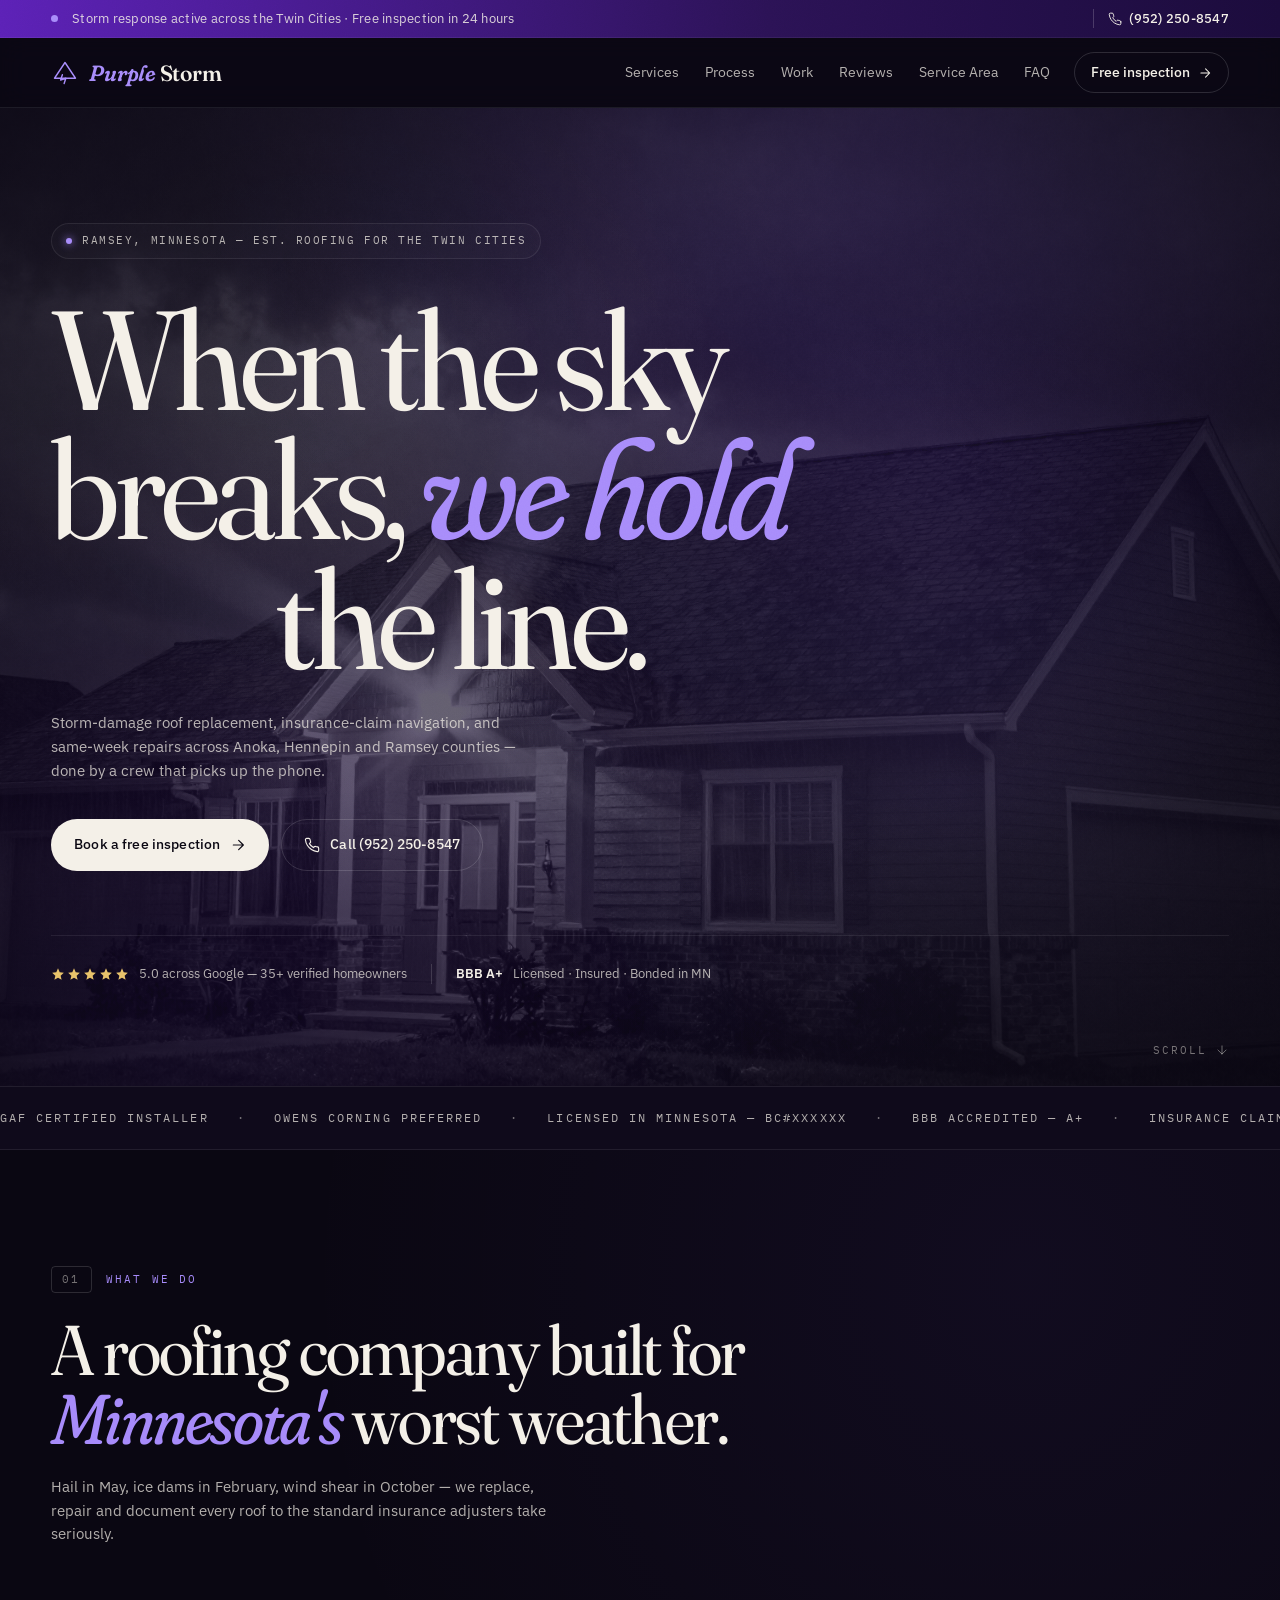
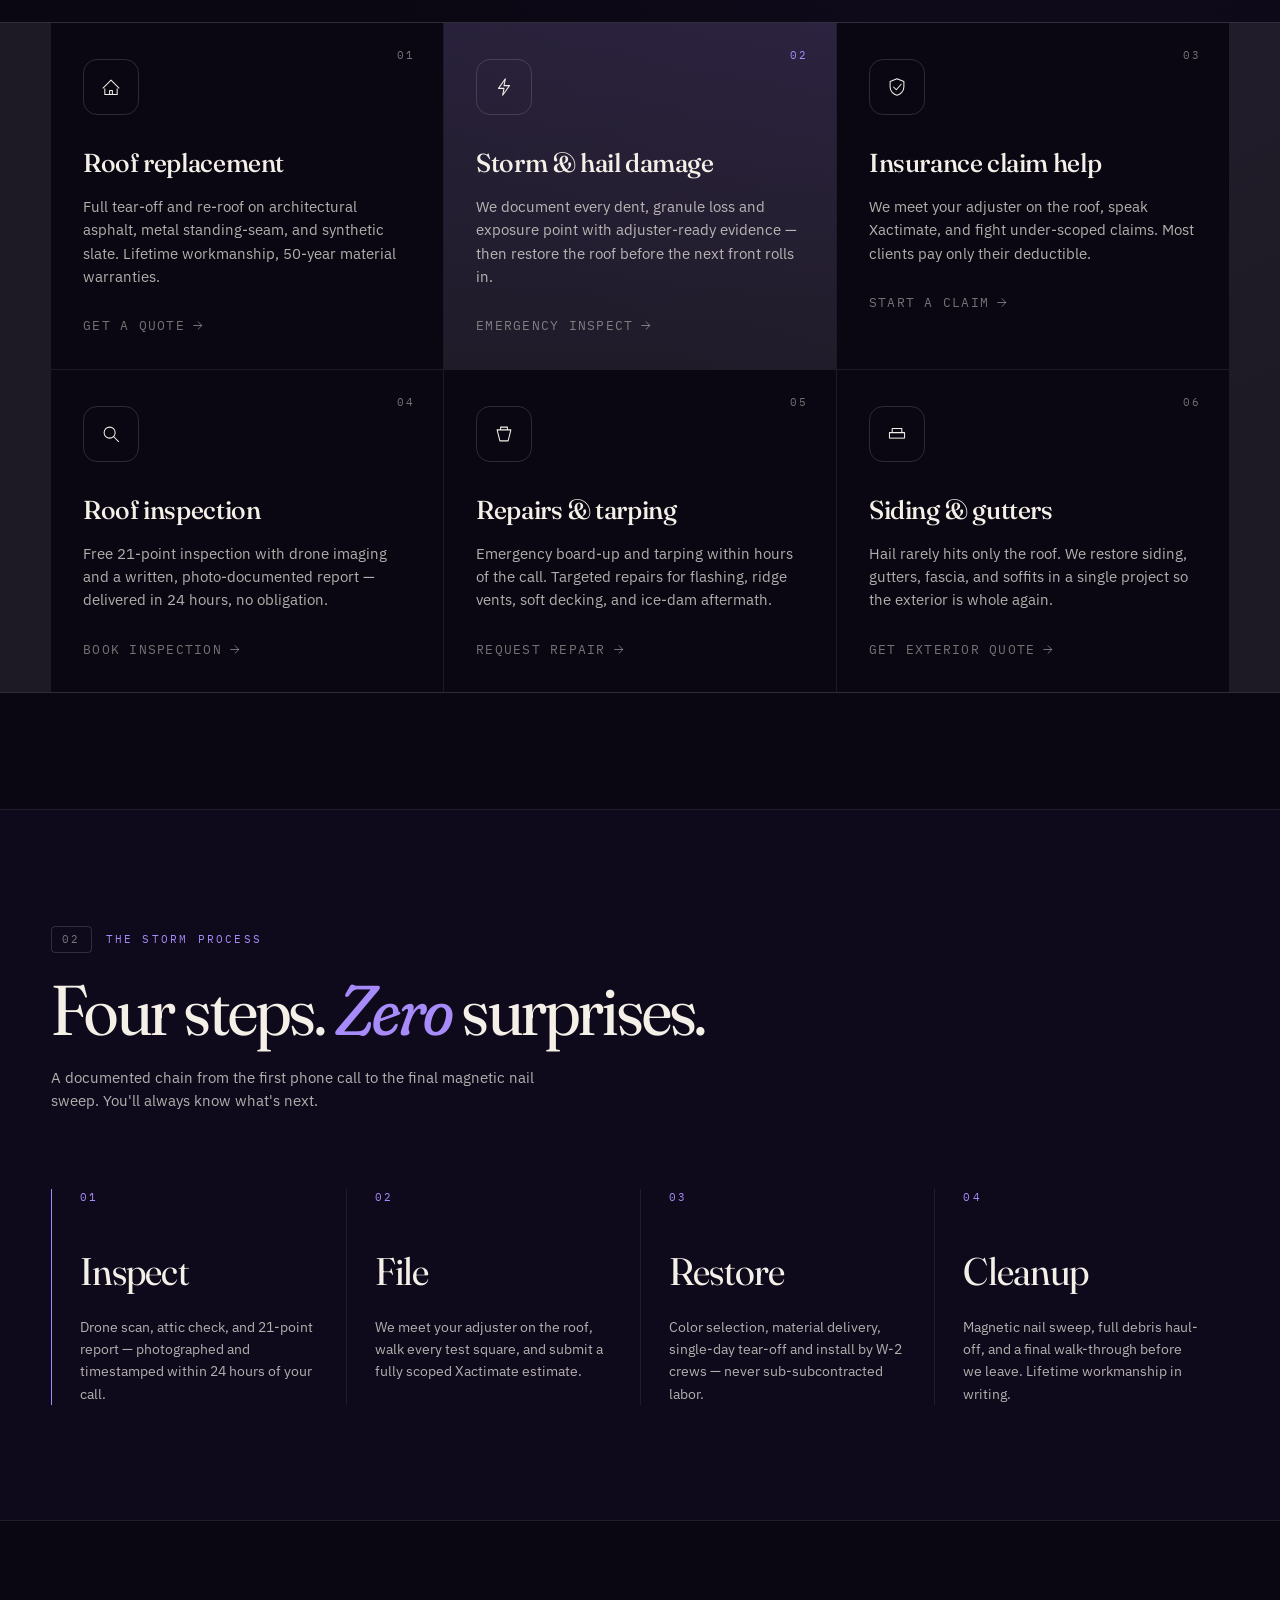
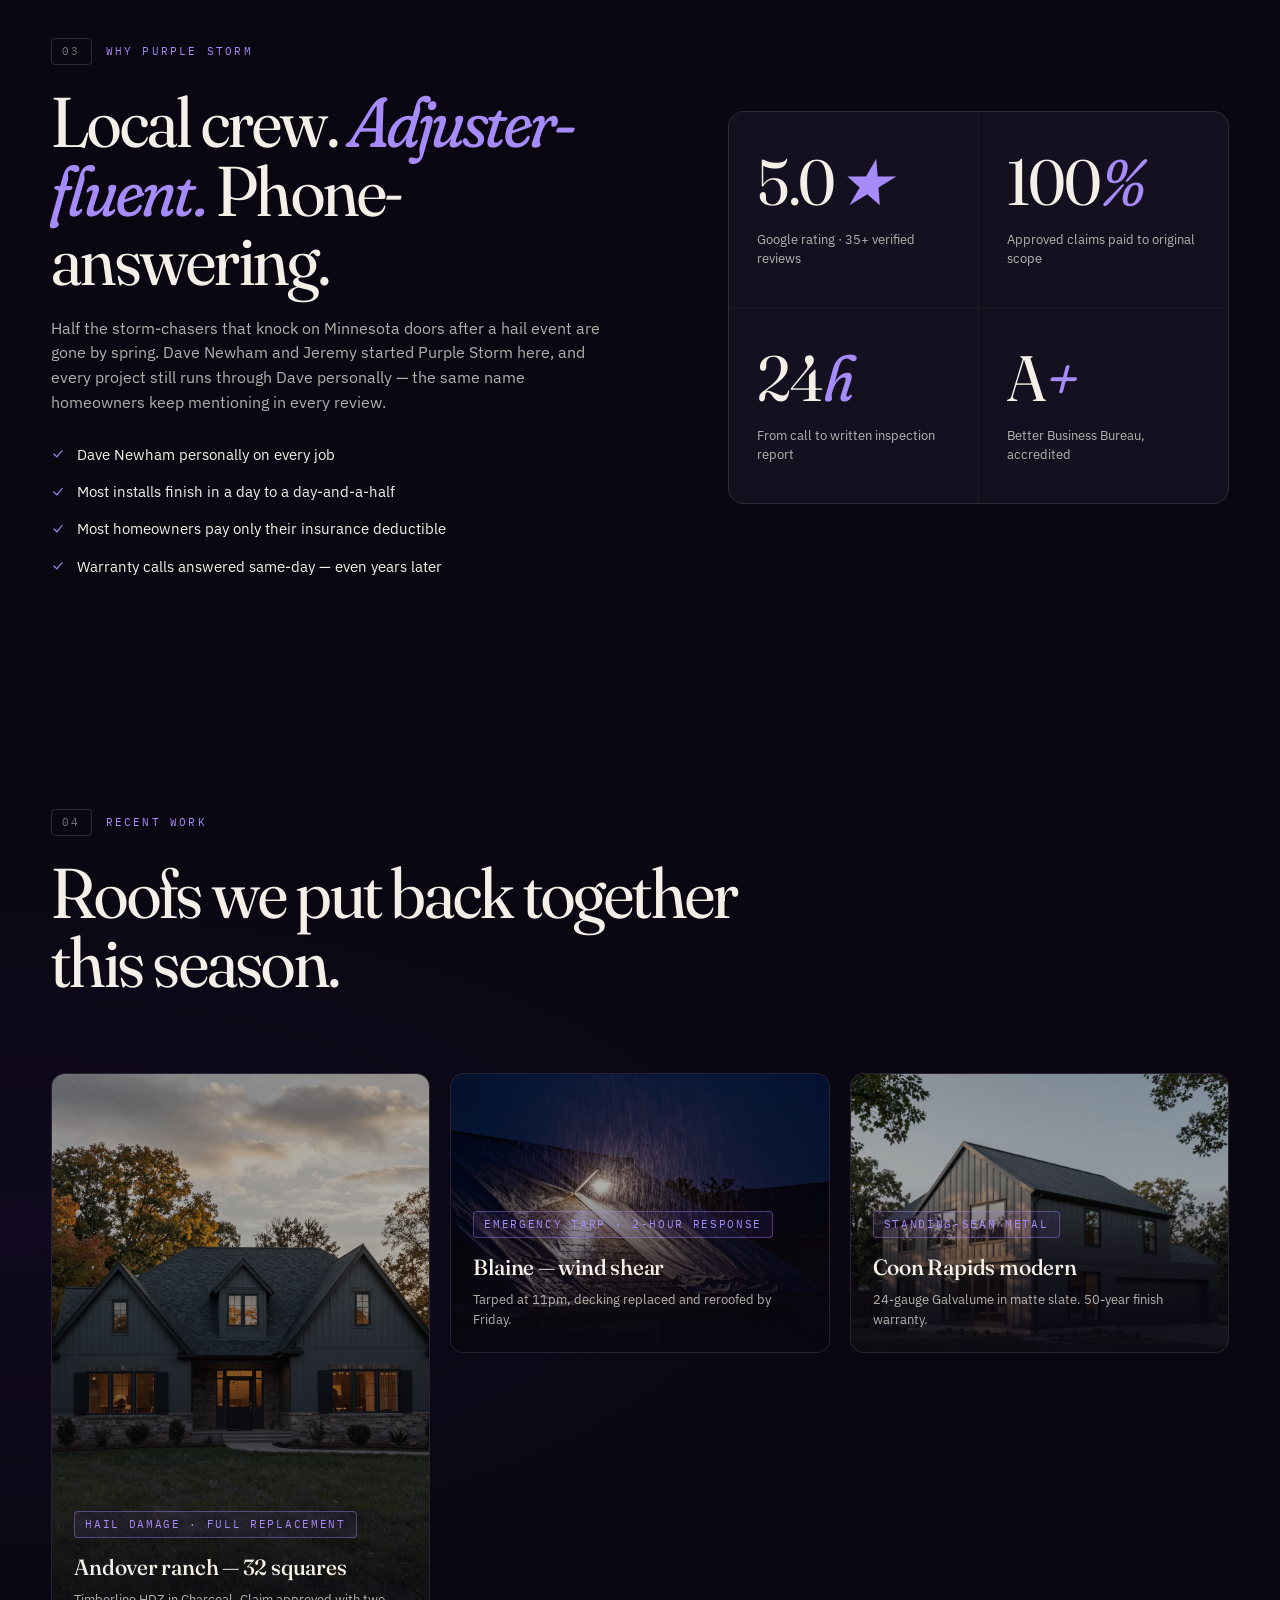
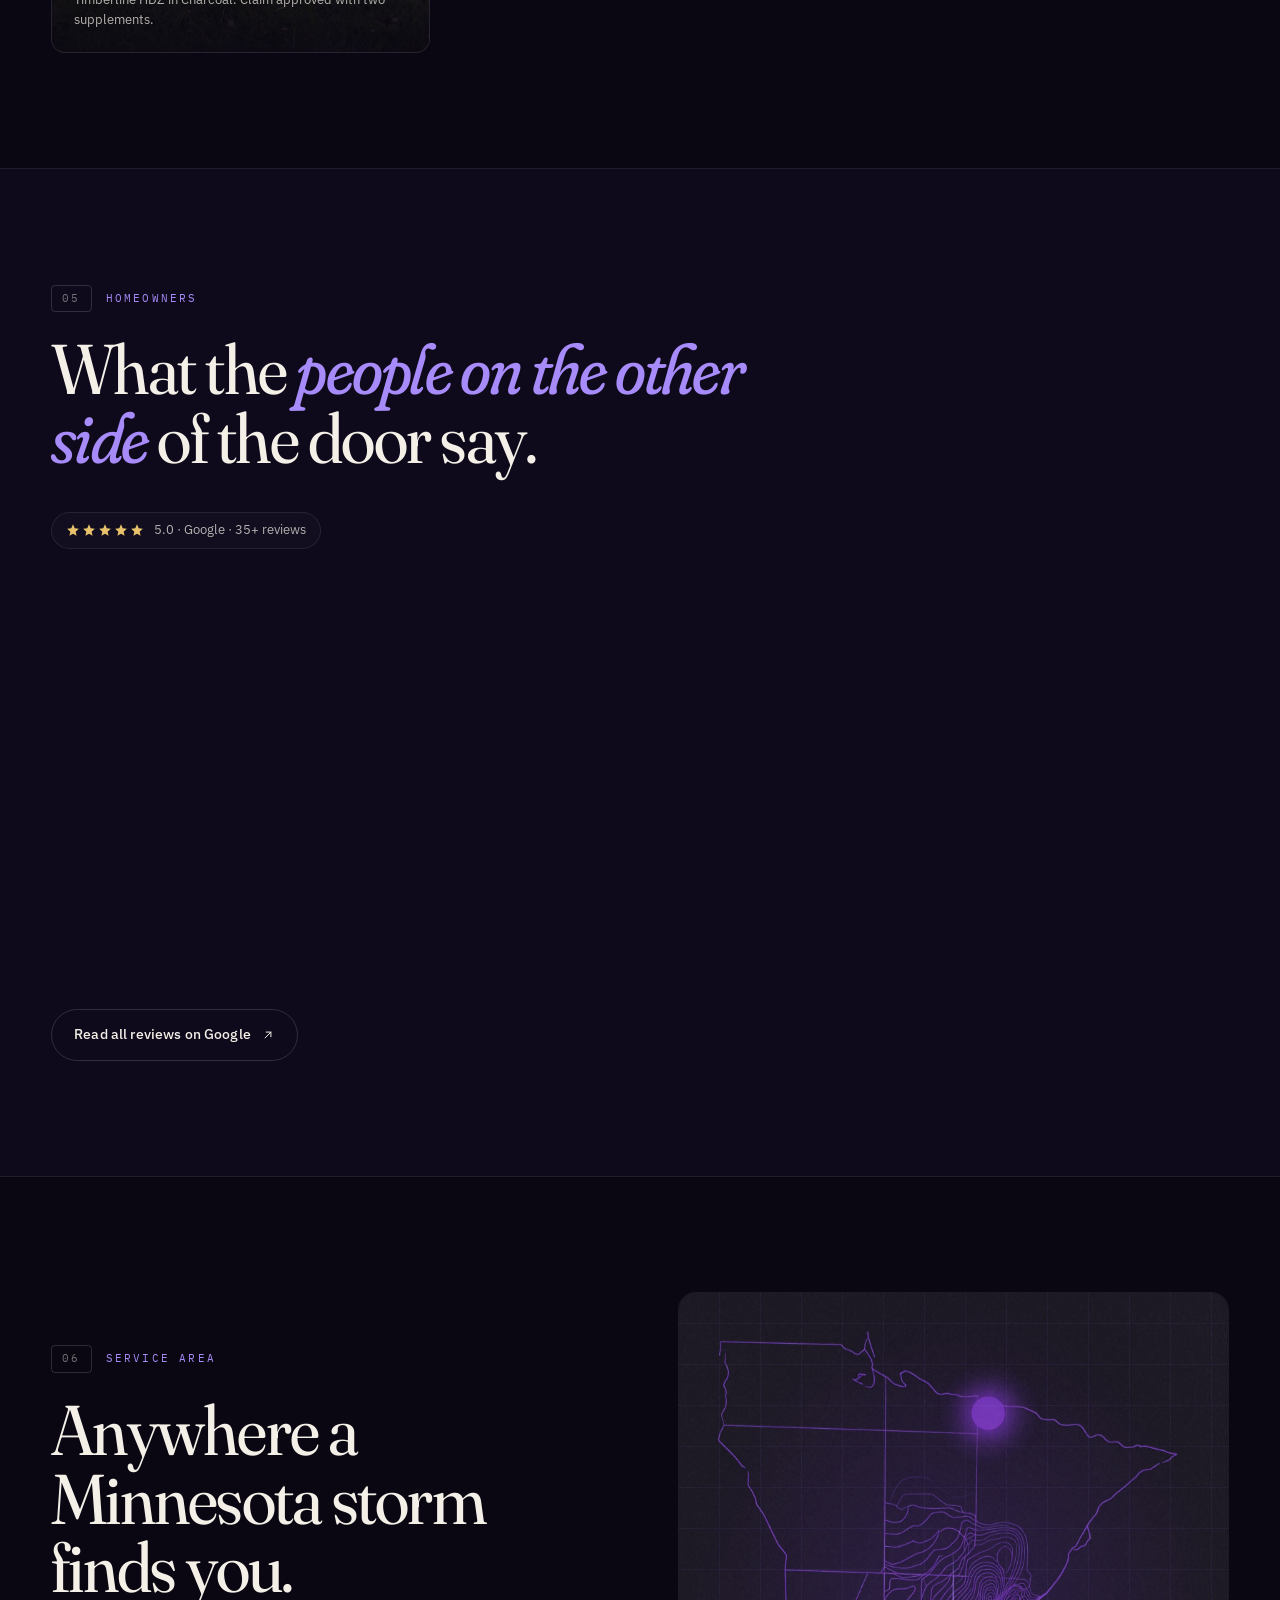
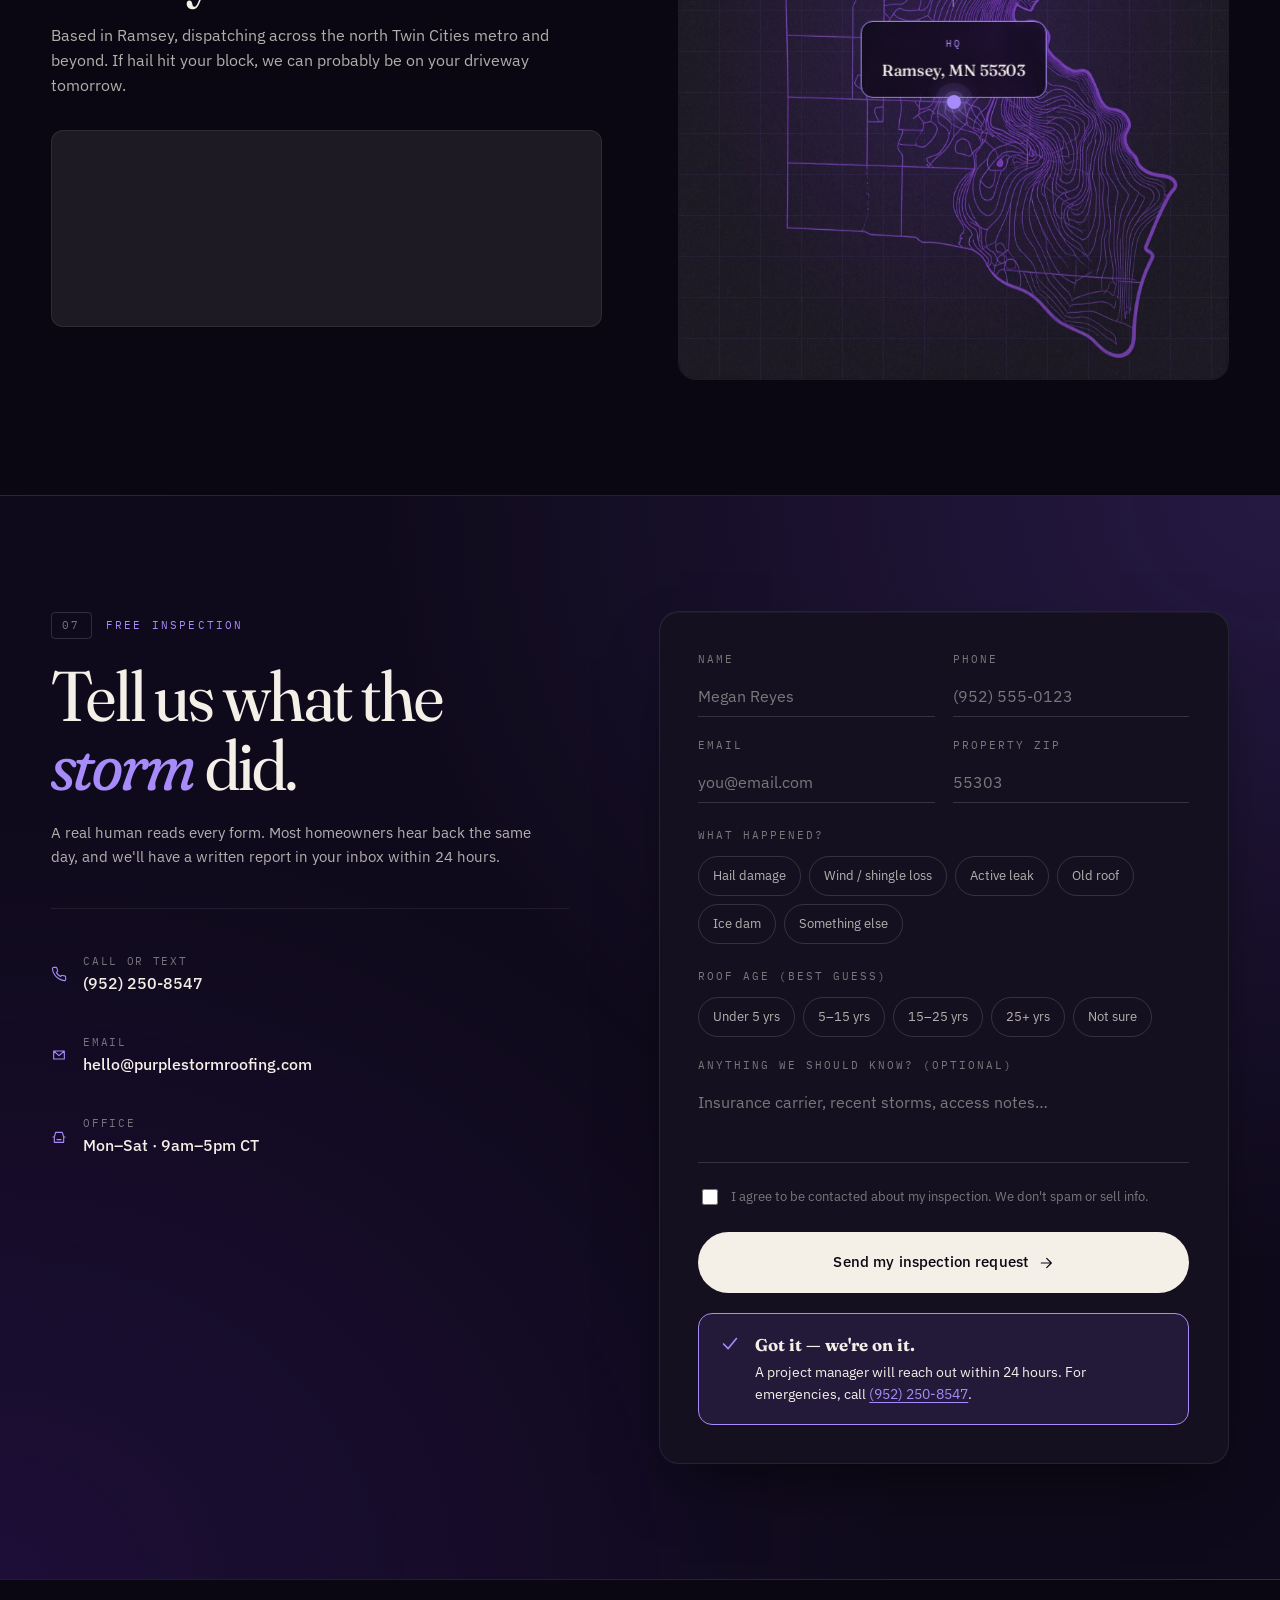
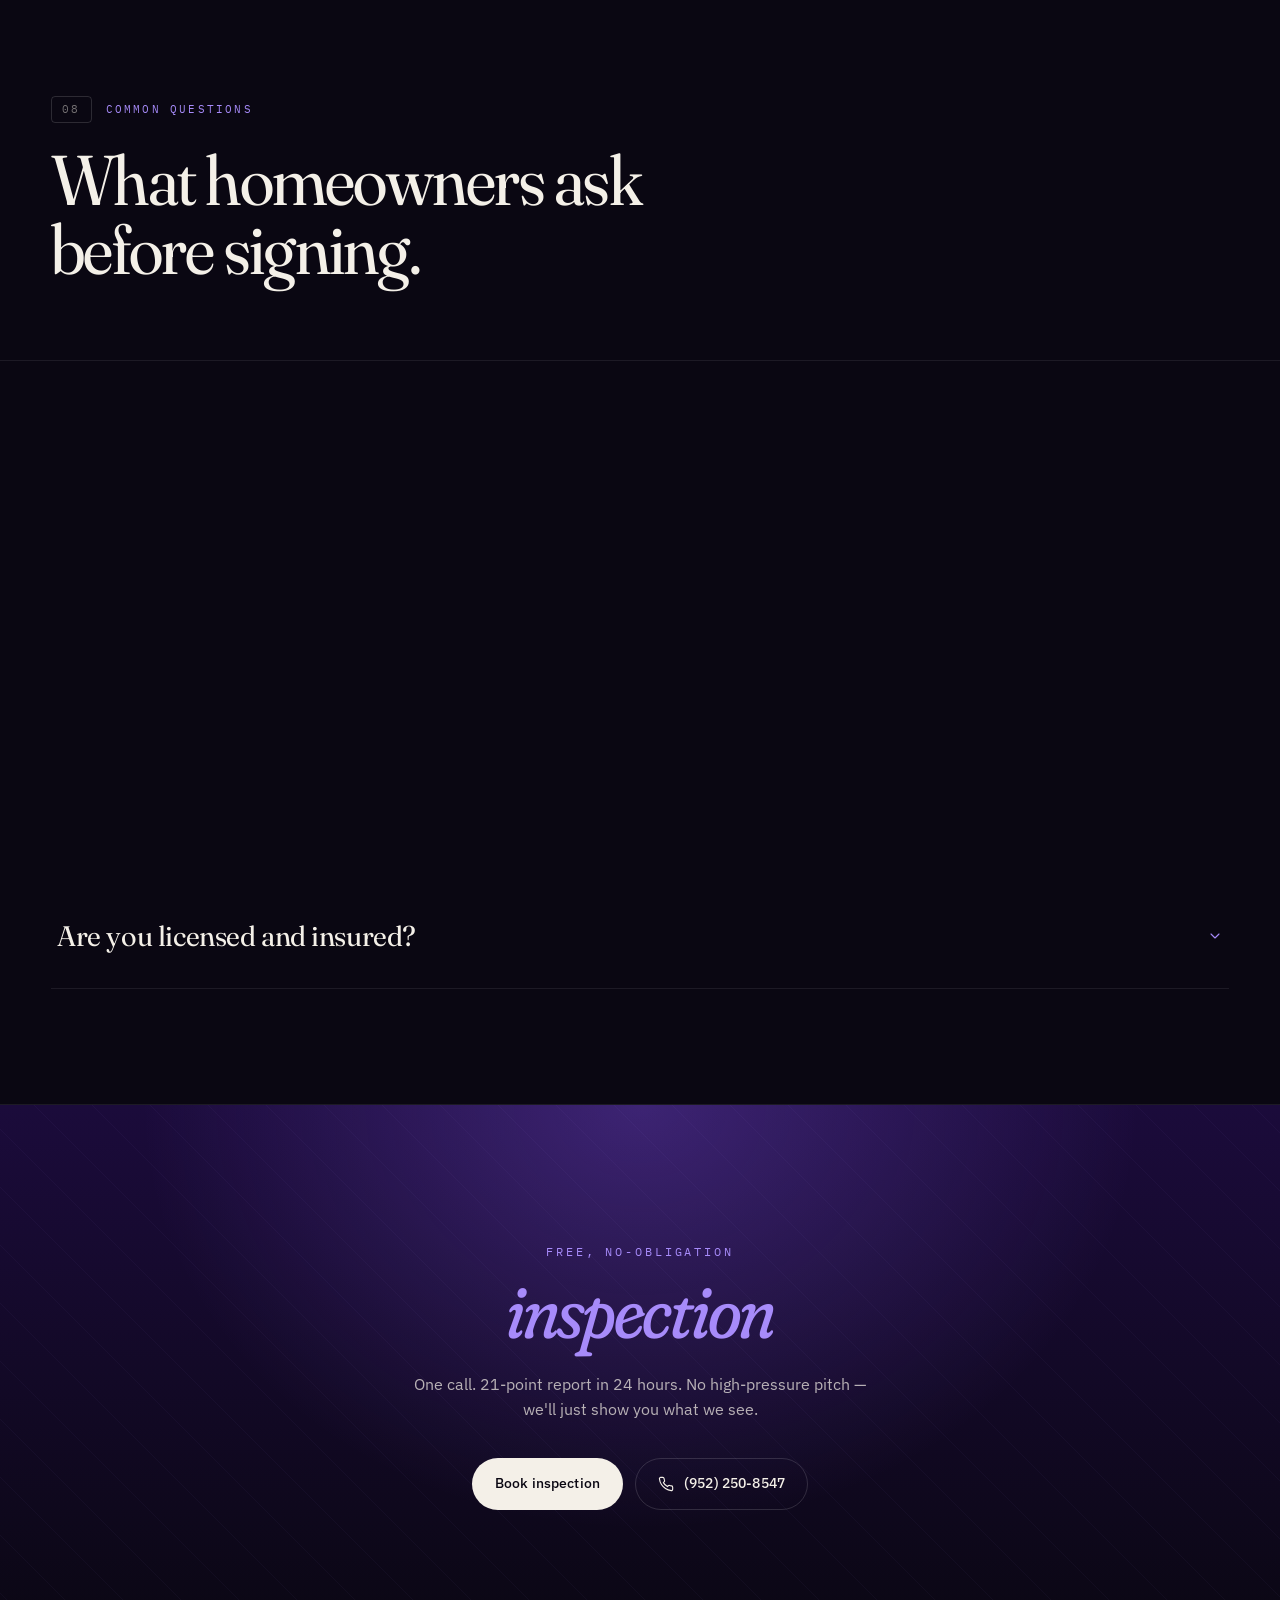
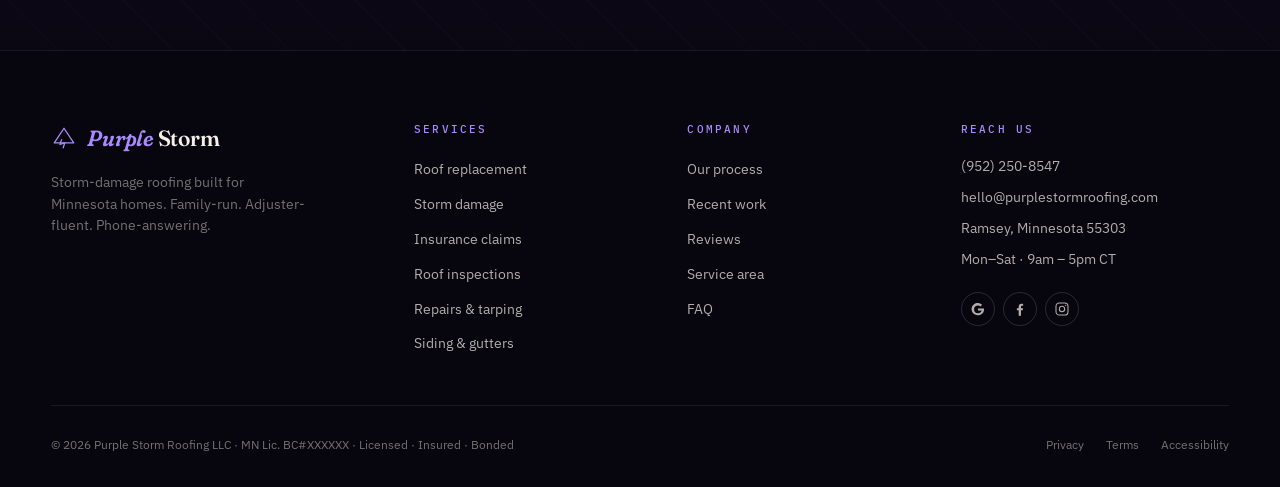
<file: websites/purple-storm-roofing/index.html>
<!doctype html>
<html lang="en">
<head>
<meta charset="utf-8" />
<meta name="viewport" content="width=device-width, initial-scale=1" />
<title>Purple Storm Roofing — Minnesota's Storm Damage Specialists</title>
<meta name="description" content="Roof replacement, storm damage repair, and insurance claim assistance across the Twin Cities. 5.0★ on Google. BBB A+. Free inspections from Ramsey, MN." />
<link rel="preconnect" href="https://fonts.googleapis.com" />
<link rel="preconnect" href="https://fonts.gstatic.com" crossorigin />
<link href="https://fonts.googleapis.com/css2?family=Fraunces:ital,opsz,wght,SOFT@0,9..144,300..900,0..100;1,9..144,300..900,0..100&family=IBM+Plex+Sans:wght@300;400;500;600&family=IBM+Plex+Mono:wght@400;500&display=swap" rel="stylesheet" />
<link rel="stylesheet" href="styles.css" />
</head>
<body>

<!-- ================= UTILITY BAR ================= -->
<div class="utility" aria-label="Storm response hotline">
  <div class="util-inner">
    <span class="util-pulse" aria-hidden="true"></span>
    <span class="util-text">Storm response active across the Twin Cities · Free inspection in 24 hours</span>
    <a class="util-phone" href="tel:+19522508547">
      <svg viewBox="0 0 24 24" width="14" height="14" aria-hidden="true"><path fill="none" stroke="currentColor" stroke-width="1.6" stroke-linecap="round" stroke-linejoin="round" d="M22 16.92v3a2 2 0 0 1-2.18 2 19.86 19.86 0 0 1-8.63-3.07 19.5 19.5 0 0 1-6-6A19.86 19.86 0 0 1 2.12 4.18 2 2 0 0 1 4.11 2h3a2 2 0 0 1 2 1.72 12.84 12.84 0 0 0 .7 2.81 2 2 0 0 1-.45 2.11L8.09 9.91a16 16 0 0 0 6 6l1.27-1.27a2 2 0 0 1 2.11-.45 12.84 12.84 0 0 0 2.81.7A2 2 0 0 1 22 16.92Z"/></svg>
      (952) 250-8547
    </a>
  </div>
</div>

<!-- ================= NAVIGATION ================= -->
<header class="nav">
  <a class="brand" href="#top" aria-label="Purple Storm Roofing — home">
    <svg class="brand-mark" viewBox="0 0 32 32" width="28" height="28" aria-hidden="true">
      <path d="M4 22 L16 4 L28 22 Z" fill="none" stroke="currentColor" stroke-width="1.6" stroke-linejoin="round"/>
      <path d="M13 18 L11 24 L17 22 L15 28" fill="none" stroke="currentColor" stroke-width="1.6" stroke-linecap="round" stroke-linejoin="round"/>
    </svg>
    <span class="brand-word"><em>Purple</em> Storm</span>
  </a>
  <nav class="nav-links" aria-label="Primary">
    <a href="#services">Services</a>
    <a href="#process">Process</a>
    <a href="#work">Work</a>
    <a href="#reviews">Reviews</a>
    <a href="#area">Service Area</a>
    <a href="#faq">FAQ</a>
  </nav>
  <a class="cta-inline" href="#estimate">Free inspection
    <svg viewBox="0 0 24 24" width="14" height="14" aria-hidden="true"><path fill="none" stroke="currentColor" stroke-width="1.8" stroke-linecap="round" stroke-linejoin="round" d="M5 12h14M13 5l7 7-7 7"/></svg>
  </a>
  <button class="nav-toggle" aria-label="Open menu" aria-expanded="false">
    <span></span><span></span><span></span>
  </button>
</header>

<!-- ================= HERO ================= -->
<main id="top">
<section class="hero">
  <!-- HIGGSFIELD IMAGE: hero background.
       Prompt: "Cinematic dark stormy sky over a Minnesota suburban neighborhood at dusk,
       heavy violet-tinged clouds parting, a single beam of cool light hitting a freshly
       installed asphalt shingle roof, dramatic anamorphic flare, ultra-detailed, editorial
       photography, 35mm grain, 21:9". Save as assets/hero-storm.jpg -->
  <div class="hero-bg" aria-hidden="true">
    <img src="assets/hero-storm.jpg" alt="" onerror="this.style.display='none'" />
    <div class="hero-grain"></div>
    <div class="hero-vignette"></div>
    <svg class="hero-lightning" viewBox="0 0 800 600" preserveAspectRatio="none" aria-hidden="true">
      <path d="M520 0 L470 220 L540 230 L420 600" fill="none" stroke="#A78BFA" stroke-width="1.2" opacity="0.55"/>
      <path d="M610 40 L580 200 L640 210 L560 380" fill="none" stroke="#C4B5FD" stroke-width="0.8" opacity="0.35"/>
    </svg>
  </div>

  <div class="hero-inner">
    <div class="hero-eyebrow">
      <span class="dot"></span>
      Ramsey, Minnesota — Est. roofing for the Twin Cities
    </div>

    <h1 class="hero-title">
      <span class="line line-1">When the sky</span>
      <span class="line line-2">breaks, <em>we hold</em></span>
      <span class="line line-3">the line.</span>
    </h1>

    <p class="hero-sub">
      Storm-damage roof replacement, insurance-claim navigation, and same-week repairs across Anoka, Hennepin and Ramsey counties — done by a crew that picks up the phone.
    </p>

    <div class="hero-actions">
      <a class="btn btn-primary" href="#estimate">
        Book a free inspection
        <svg viewBox="0 0 24 24" width="16" height="16" aria-hidden="true"><path fill="none" stroke="currentColor" stroke-width="1.8" stroke-linecap="round" stroke-linejoin="round" d="M5 12h14M13 5l7 7-7 7"/></svg>
      </a>
      <a class="btn btn-ghost" href="tel:+19522508547">
        <svg viewBox="0 0 24 24" width="16" height="16" aria-hidden="true"><path fill="none" stroke="currentColor" stroke-width="1.7" stroke-linecap="round" stroke-linejoin="round" d="M22 16.92v3a2 2 0 0 1-2.18 2 19.86 19.86 0 0 1-8.63-3.07 19.5 19.5 0 0 1-6-6A19.86 19.86 0 0 1 2.12 4.18 2 2 0 0 1 4.11 2h3a2 2 0 0 1 2 1.72 12.84 12.84 0 0 0 .7 2.81 2 2 0 0 1-.45 2.11L8.09 9.91a16 16 0 0 0 6 6l1.27-1.27a2 2 0 0 1 2.11-.45 12.84 12.84 0 0 0 2.81.7A2 2 0 0 1 22 16.92Z"/></svg>
        Call (952) 250-8547
      </a>
    </div>

    <div class="hero-meta">
      <div class="meta-block">
        <div class="stars" aria-label="Five out of five stars">
          <svg viewBox="0 0 24 24" width="14" height="14"><path fill="currentColor" d="M12 2l2.9 6.9L22 10l-5.5 4.8L18.2 22 12 18.3 5.8 22l1.7-7.2L2 10l7.1-1.1z"/></svg>
          <svg viewBox="0 0 24 24" width="14" height="14"><path fill="currentColor" d="M12 2l2.9 6.9L22 10l-5.5 4.8L18.2 22 12 18.3 5.8 22l1.7-7.2L2 10l7.1-1.1z"/></svg>
          <svg viewBox="0 0 24 24" width="14" height="14"><path fill="currentColor" d="M12 2l2.9 6.9L22 10l-5.5 4.8L18.2 22 12 18.3 5.8 22l1.7-7.2L2 10l7.1-1.1z"/></svg>
          <svg viewBox="0 0 24 24" width="14" height="14"><path fill="currentColor" d="M12 2l2.9 6.9L22 10l-5.5 4.8L18.2 22 12 18.3 5.8 22l1.7-7.2L2 10l7.1-1.1z"/></svg>
          <svg viewBox="0 0 24 24" width="14" height="14"><path fill="currentColor" d="M12 2l2.9 6.9L22 10l-5.5 4.8L18.2 22 12 18.3 5.8 22l1.7-7.2L2 10l7.1-1.1z"/></svg>
        </div>
        <span>5.0 across Google — 35+ verified homeowners</span>
      </div>
      <div class="meta-rule"></div>
      <div class="meta-block">
        <strong>BBB A+</strong><span>Licensed · Insured · Bonded in MN</span>
      </div>
    </div>
  </div>

  <a class="hero-scroll" href="#trust" aria-label="Scroll">
    <span>scroll</span>
    <svg viewBox="0 0 24 24" width="14" height="14"><path fill="none" stroke="currentColor" stroke-width="1.6" stroke-linecap="round" stroke-linejoin="round" d="M12 5v14M5 12l7 7 7-7"/></svg>
  </a>
</section>

<!-- ================= TRUST MARQUEE ================= -->
<section id="trust" class="trust" aria-label="Credentials">
  <div class="marquee">
    <div class="marquee-track">
      <span>GAF Certified Installer</span><span>·</span>
      <span>Owens Corning Preferred</span><span>·</span>
      <span>Licensed in Minnesota — BC#XXXXXX</span><span>·</span>
      <span>BBB Accredited — A+</span><span>·</span>
      <span>Insurance Claim Specialists</span><span>·</span>
      <span>OSHA-Compliant Crews</span><span>·</span>
      <span>Lifetime Workmanship Warranty</span><span>·</span>
      <span>GAF Certified Installer</span><span>·</span>
      <span>Owens Corning Preferred</span><span>·</span>
      <span>Licensed in Minnesota — BC#XXXXXX</span><span>·</span>
      <span>BBB Accredited — A+</span><span>·</span>
      <span>Insurance Claim Specialists</span><span>·</span>
    </div>
  </div>
</section>

<!-- ================= SERVICES ================= -->
<section id="services" class="services">
  <div class="section-head">
    <div class="kicker"><span>01</span> What we do</div>
    <h2 class="display-h2">
      A roofing company built for <em>Minnesota's</em> worst weather.
    </h2>
    <p class="lead">
      Hail in May, ice dams in February, wind shear in October — we replace, repair and document every roof to the standard insurance adjusters take seriously.
    </p>
  </div>

  <div class="service-grid">
    <article class="service" data-num="01">
      <div class="service-icon">
        <svg viewBox="0 0 32 32" width="22" height="22" aria-hidden="true">
          <path d="M4 18 L16 6 L28 18" fill="none" stroke="currentColor" stroke-width="1.5" stroke-linejoin="round"/>
          <path d="M7 18 V27 H25 V18" fill="none" stroke="currentColor" stroke-width="1.5" stroke-linejoin="round"/>
          <path d="M14 27 V21 H18 V27" fill="none" stroke="currentColor" stroke-width="1.5" stroke-linejoin="round"/>
        </svg>
      </div>
      <h3>Roof replacement</h3>
      <p>Full tear-off and re-roof on architectural asphalt, metal standing-seam, and synthetic slate. Lifetime workmanship, 50-year material warranties.</p>
      <a href="#estimate" class="service-link">Get a quote
        <svg viewBox="0 0 24 24" width="13" height="13"><path fill="none" stroke="currentColor" stroke-width="1.8" stroke-linecap="round" stroke-linejoin="round" d="M5 12h14M13 5l7 7-7 7"/></svg>
      </a>
    </article>

    <article class="service feature" data-num="02">
      <div class="service-icon">
        <svg viewBox="0 0 32 32" width="22" height="22" aria-hidden="true">
          <path d="M18 4 L8 18 H16 L14 28 L24 14 H16 Z" fill="none" stroke="currentColor" stroke-width="1.5" stroke-linejoin="round"/>
        </svg>
      </div>
      <h3>Storm &amp; hail damage</h3>
      <p>We document every dent, granule loss and exposure point with adjuster-ready evidence — then restore the roof before the next front rolls in.</p>
      <a href="#estimate" class="service-link">Emergency inspect
        <svg viewBox="0 0 24 24" width="13" height="13"><path fill="none" stroke="currentColor" stroke-width="1.8" stroke-linecap="round" stroke-linejoin="round" d="M5 12h14M13 5l7 7-7 7"/></svg>
      </a>
    </article>

    <article class="service" data-num="03">
      <div class="service-icon">
        <svg viewBox="0 0 32 32" width="22" height="22" aria-hidden="true">
          <path d="M16 4 L26 8 V16 C26 22 21 27 16 28 C11 27 6 22 6 16 V8 Z" fill="none" stroke="currentColor" stroke-width="1.5" stroke-linejoin="round"/>
          <path d="M11 16 L15 20 L22 12" fill="none" stroke="currentColor" stroke-width="1.5" stroke-linecap="round" stroke-linejoin="round"/>
        </svg>
      </div>
      <h3>Insurance claim help</h3>
      <p>We meet your adjuster on the roof, speak Xactimate, and fight under-scoped claims. Most clients pay only their deductible.</p>
      <a href="#estimate" class="service-link">Start a claim
        <svg viewBox="0 0 24 24" width="13" height="13"><path fill="none" stroke="currentColor" stroke-width="1.8" stroke-linecap="round" stroke-linejoin="round" d="M5 12h14M13 5l7 7-7 7"/></svg>
      </a>
    </article>

    <article class="service" data-num="04">
      <div class="service-icon">
        <svg viewBox="0 0 32 32" width="22" height="22" aria-hidden="true">
          <circle cx="14" cy="14" r="8" fill="none" stroke="currentColor" stroke-width="1.5"/>
          <path d="M20 20 L27 27" fill="none" stroke="currentColor" stroke-width="1.5" stroke-linecap="round"/>
        </svg>
      </div>
      <h3>Roof inspection</h3>
      <p>Free 21-point inspection with drone imaging and a written, photo-documented report — delivered in 24 hours, no obligation.</p>
      <a href="#estimate" class="service-link">Book inspection
        <svg viewBox="0 0 24 24" width="13" height="13"><path fill="none" stroke="currentColor" stroke-width="1.8" stroke-linecap="round" stroke-linejoin="round" d="M5 12h14M13 5l7 7-7 7"/></svg>
      </a>
    </article>

    <article class="service" data-num="05">
      <div class="service-icon">
        <svg viewBox="0 0 32 32" width="22" height="22" aria-hidden="true">
          <path d="M6 10 L26 10 L22 26 L10 26 Z" fill="none" stroke="currentColor" stroke-width="1.5" stroke-linejoin="round"/>
          <path d="M11 10 V6 H21 V10" fill="none" stroke="currentColor" stroke-width="1.5" stroke-linejoin="round"/>
        </svg>
      </div>
      <h3>Repairs &amp; tarping</h3>
      <p>Emergency board-up and tarping within hours of the call. Targeted repairs for flashing, ridge vents, soft decking, and ice-dam aftermath.</p>
      <a href="#estimate" class="service-link">Request repair
        <svg viewBox="0 0 24 24" width="13" height="13"><path fill="none" stroke="currentColor" stroke-width="1.8" stroke-linecap="round" stroke-linejoin="round" d="M5 12h14M13 5l7 7-7 7"/></svg>
      </a>
    </article>

    <article class="service" data-num="06">
      <div class="service-icon">
        <svg viewBox="0 0 32 32" width="22" height="22" aria-hidden="true">
          <path d="M5 22 L5 14 L27 14 L27 22" fill="none" stroke="currentColor" stroke-width="1.5" stroke-linejoin="round"/>
          <path d="M9 14 V8 H23 V14" fill="none" stroke="currentColor" stroke-width="1.5" stroke-linejoin="round"/>
          <path d="M5 22 H27" fill="none" stroke="currentColor" stroke-width="1.5"/>
        </svg>
      </div>
      <h3>Siding &amp; gutters</h3>
      <p>Hail rarely hits only the roof. We restore siding, gutters, fascia, and soffits in a single project so the exterior is whole again.</p>
      <a href="#estimate" class="service-link">Get exterior quote
        <svg viewBox="0 0 24 24" width="13" height="13"><path fill="none" stroke="currentColor" stroke-width="1.8" stroke-linecap="round" stroke-linejoin="round" d="M5 12h14M13 5l7 7-7 7"/></svg>
      </a>
    </article>
  </div>
</section>

<!-- ================= PROCESS ================= -->
<section id="process" class="process">
  <div class="section-head">
    <div class="kicker"><span>02</span> The Storm Process</div>
    <h2 class="display-h2">Four steps. <em>Zero</em> surprises.</h2>
    <p class="lead">A documented chain from the first phone call to the final magnetic nail sweep. You'll always know what's next.</p>
  </div>

  <ol class="process-list">
    <li class="step">
      <div class="step-num">01</div>
      <div class="step-body">
        <h3>Inspect</h3>
        <p>Drone scan, attic check, and 21-point report — photographed and timestamped within 24 hours of your call.</p>
      </div>
      <div class="step-rule"></div>
    </li>
    <li class="step">
      <div class="step-num">02</div>
      <div class="step-body">
        <h3>File</h3>
        <p>We meet your adjuster on the roof, walk every test square, and submit a fully scoped Xactimate estimate.</p>
      </div>
      <div class="step-rule"></div>
    </li>
    <li class="step">
      <div class="step-num">03</div>
      <div class="step-body">
        <h3>Restore</h3>
        <p>Color selection, material delivery, single-day tear-off and install by W-2 crews — never sub-subcontracted labor.</p>
      </div>
      <div class="step-rule"></div>
    </li>
    <li class="step">
      <div class="step-num">04</div>
      <div class="step-body">
        <h3>Cleanup</h3>
        <p>Magnetic nail sweep, full debris haul-off, and a final walk-through before we leave. Lifetime workmanship in writing.</p>
      </div>
    </li>
  </ol>
</section>

<!-- ================= STATS / WHY ================= -->
<section class="why">
  <div class="why-text">
    <div class="kicker"><span>03</span> Why Purple Storm</div>
    <h2 class="display-h2">
      Local crew. <em>Adjuster-fluent.</em> Phone-answering.
    </h2>
    <p>
      Half the storm-chasers that knock on Minnesota doors after a hail event are gone by spring. Dave Newham and Jeremy started Purple Storm here, and every project still runs through Dave personally — the same name homeowners keep mentioning in every review.
    </p>
    <ul class="check-list">
      <li>
        <svg viewBox="0 0 24 24" width="14" height="14"><path fill="none" stroke="currentColor" stroke-width="2" stroke-linecap="round" stroke-linejoin="round" d="M5 12l5 5 9-11"/></svg>
        Dave Newham personally on every job
      </li>
      <li>
        <svg viewBox="0 0 24 24" width="14" height="14"><path fill="none" stroke="currentColor" stroke-width="2" stroke-linecap="round" stroke-linejoin="round" d="M5 12l5 5 9-11"/></svg>
        Most installs finish in a day to a day-and-a-half
      </li>
      <li>
        <svg viewBox="0 0 24 24" width="14" height="14"><path fill="none" stroke="currentColor" stroke-width="2" stroke-linecap="round" stroke-linejoin="round" d="M5 12l5 5 9-11"/></svg>
        Most homeowners pay only their insurance deductible
      </li>
      <li>
        <svg viewBox="0 0 24 24" width="14" height="14"><path fill="none" stroke="currentColor" stroke-width="2" stroke-linecap="round" stroke-linejoin="round" d="M5 12l5 5 9-11"/></svg>
        Warranty calls answered same-day — even years later
      </li>
    </ul>
  </div>

  <div class="why-stats">
    <div class="stat">
      <div class="stat-num">5.0<span>★</span></div>
      <div class="stat-label">Google rating · 35+ verified reviews</div>
    </div>
    <div class="stat">
      <div class="stat-num">100<span>%</span></div>
      <div class="stat-label">Approved claims paid to original scope</div>
    </div>
    <div class="stat">
      <div class="stat-num">24<span>h</span></div>
      <div class="stat-label">From call to written inspection report</div>
    </div>
    <div class="stat">
      <div class="stat-num">A<span>+</span></div>
      <div class="stat-label">Better Business Bureau, accredited</div>
    </div>
  </div>
</section>

<!-- ================= PROJECT GALLERY ================= -->
<section id="work" class="work">
  <div class="section-head">
    <div class="kicker"><span>04</span> Recent work</div>
    <h2 class="display-h2">Roofs we put back together this season.</h2>
  </div>

  <div class="work-grid">
    <!-- HIGGSFIELD IMAGES: each slot should be a before/after pair on a Minnesota home.
         Aim for 4:5 portrait, dusk lighting, slight grain, the new roof in dimensional
         charcoal asphalt with a purple-tinged sky reflection. -->
    <figure class="work-item w-tall">
      <img src="assets/project-01.jpg" alt="Architectural asphalt re-roof in Andover, MN" onerror="this.classList.add('img-fallback')" />
      <figcaption>
        <span class="tag">Hail damage · Full replacement</span>
        <h3>Andover ranch — 32 squares</h3>
        <p>Timberline HDZ in Charcoal. Claim approved with two supplements.</p>
      </figcaption>
    </figure>
    <figure class="work-item">
      <img src="assets/project-02.jpg" alt="Storm tarp emergency repair in Blaine, MN" onerror="this.classList.add('img-fallback')" />
      <figcaption>
        <span class="tag">Emergency tarp · 2-hour response</span>
        <h3>Blaine — wind shear</h3>
        <p>Tarped at 11pm, decking replaced and reroofed by Friday.</p>
      </figcaption>
    </figure>
    <figure class="work-item">
      <img src="assets/project-03.jpg" alt="Standing seam metal roof in Coon Rapids, MN" onerror="this.classList.add('img-fallback')" />
      <figcaption>
        <span class="tag">Standing-seam metal</span>
        <h3>Coon Rapids modern</h3>
        <p>24-gauge Galvalume in matte slate. 50-year finish warranty.</p>
      </figcaption>
    </figure>
    <figure class="work-item w-wide">
      <img src="assets/project-04.jpg" alt="Insurance scope roof replacement in Ramsey, MN" onerror="this.classList.add('img-fallback')" />
      <figcaption>
        <span class="tag">Full exterior · Roof + siding + gutters</span>
        <h3>Ramsey lake home</h3>
        <p>Hail event totaled exterior. Restored top to bottom in 11 days.</p>
      </figcaption>
    </figure>
  </div>
</section>

<!-- ================= REVIEWS ================= -->
<section id="reviews" class="reviews">
  <div class="section-head">
    <div class="kicker"><span>05</span> Homeowners</div>
    <h2 class="display-h2">
      What the <em>people on the other side</em> of the door say.
    </h2>
    <div class="reviews-badge">
      <span class="stars" aria-hidden="true">
        <svg viewBox="0 0 24 24" width="14" height="14"><path fill="currentColor" d="M12 2l2.9 6.9L22 10l-5.5 4.8L18.2 22 12 18.3 5.8 22l1.7-7.2L2 10l7.1-1.1z"/></svg>
        <svg viewBox="0 0 24 24" width="14" height="14"><path fill="currentColor" d="M12 2l2.9 6.9L22 10l-5.5 4.8L18.2 22 12 18.3 5.8 22l1.7-7.2L2 10l7.1-1.1z"/></svg>
        <svg viewBox="0 0 24 24" width="14" height="14"><path fill="currentColor" d="M12 2l2.9 6.9L22 10l-5.5 4.8L18.2 22 12 18.3 5.8 22l1.7-7.2L2 10l7.1-1.1z"/></svg>
        <svg viewBox="0 0 24 24" width="14" height="14"><path fill="currentColor" d="M12 2l2.9 6.9L22 10l-5.5 4.8L18.2 22 12 18.3 5.8 22l1.7-7.2L2 10l7.1-1.1z"/></svg>
        <svg viewBox="0 0 24 24" width="14" height="14"><path fill="currentColor" d="M12 2l2.9 6.9L22 10l-5.5 4.8L18.2 22 12 18.3 5.8 22l1.7-7.2L2 10l7.1-1.1z"/></svg>
      </span>
      <span>5.0 · Google · 35+ reviews</span>
    </div>
  </div>

  <div class="review-rail">
    <article class="review">
      <p class="quote">"I turned away dozens of roofing companies wanting to inspect my roof after the recent hailstorm, but Dave Newham at Purple Storm Roofing was so knowledgable and personable that I couldn't say no. He met with my adjuster and was able to get it taken care of."</p>
      <footer><strong>Spring Peden</strong><span>Google review · Hail damage</span></footer>
    </article>
    <article class="review">
      <p class="quote">"Dave Newham and team were outstanding to work with during our full roof replacement. Dave assisted us with the entire insurance process from start to finish. The crew did an excellent job with the replacement and Dave sent us updates."</p>
      <footer><strong>Brandon McGrane</strong><span>Google review · Full replacement</span></footer>
    </article>
    <article class="review">
      <p class="quote">"Roof replaced at no cost to us aside from our insurance deductible. Highly recommend this company, and Dave, who was great to work with."</p>
      <footer><strong>Jessica Puchalski</strong><span>Google review · Insurance claim</span></footer>
    </article>
    <article class="review">
      <p class="quote">"David and his team replaced the roof on our home in 2022, when we were not living in this house. When the roof started to leak a few days ago, he came out within a few hours, took a thorough look, and fixed things up for no charge."</p>
      <footer><strong>Molly Favour</strong><span>Google review · Warranty service</span></footer>
    </article>
    <article class="review">
      <p class="quote">"The crew that worked on our roof was hard-working and got the job done within a day and a half. David, the project manager, came out several times to inspect the progress and make sure we were happy with the work."</p>
      <footer><strong>Leonidas C.</strong><span>Local Guide · Roof replacement</span></footer>
    </article>
    <article class="review">
      <p class="quote">"From insurance approval to roof replacement was about 2 weeks — turnaround time much better than expected. It looks great."</p>
      <footer><strong>Daniel Walsh</strong><span>Google review · Insurance claim</span></footer>
    </article>
    <article class="review">
      <p class="quote">"Jeremy and David are awesome to work with. They have been a commercial client of mine for years and every client I send them raves about their service and attention to detail. You can trust them with your next project."</p>
      <footer><strong>Marcia McKinney</strong><span>Google review · Commercial referral</span></footer>
    </article>
  </div>

  <div class="review-actions">
    <a class="btn btn-ghost" href="https://www.google.com/search?q=Purple+Storm+Roofing+Reviews" target="_blank" rel="noopener">
      Read all reviews on Google
      <svg viewBox="0 0 24 24" width="14" height="14"><path fill="none" stroke="currentColor" stroke-width="1.7" stroke-linecap="round" stroke-linejoin="round" d="M7 17 L17 7 M9 7h8v8"/></svg>
    </a>
  </div>
</section>

<!-- ================= SERVICE AREA ================= -->
<section id="area" class="area">
  <div class="area-text">
    <div class="kicker"><span>06</span> Service area</div>
    <h2 class="display-h2">Anywhere a Minnesota storm finds you.</h2>
    <p>Based in Ramsey, dispatching across the north Twin Cities metro and beyond. If hail hit your block, we can probably be on your driveway tomorrow.</p>
    <ul class="cities">
      <li>Ramsey</li><li>Anoka</li><li>Andover</li><li>Coon Rapids</li>
      <li>Blaine</li><li>Ham Lake</li><li>Champlin</li><li>Elk River</li>
      <li>Big Lake</li><li>Maple Grove</li><li>Brooklyn Park</li><li>Forest Lake</li>
      <li>Lino Lakes</li><li>Otsego</li><li>Rogers</li><li>+ greater MN</li>
    </ul>
  </div>
  <div class="area-card">
    <!-- HIGGSFIELD IMAGE: stylized topographic map of north Twin Cities metro,
         charcoal background, thin violet contour lines, a single highlighted dot
         on Ramsey, MN with a soft violet glow. Save as assets/map.jpg -->
    <img src="assets/map.jpg" alt="Service area map" onerror="this.classList.add('img-fallback')" />
    <div class="area-overlay">
      <div class="overlay-line"></div>
      <div class="overlay-meta">
        <span>HQ</span>
        <strong>Ramsey, MN 55303</strong>
      </div>
    </div>
  </div>
</section>

<!-- ================= ESTIMATE FORM ================= -->
<section id="estimate" class="estimate">
  <div class="estimate-left">
    <div class="kicker"><span>07</span> Free inspection</div>
    <h2 class="display-h2">
      Tell us what the <em>storm</em> did.
    </h2>
    <p class="lead">
      A real human reads every form. Most homeowners hear back the same day, and we'll have a written report in your inbox within 24 hours.
    </p>

    <div class="estimate-contact">
      <a class="cc-line" href="tel:+19522508547">
        <svg viewBox="0 0 24 24" width="16" height="16"><path fill="none" stroke="currentColor" stroke-width="1.7" stroke-linecap="round" stroke-linejoin="round" d="M22 16.92v3a2 2 0 0 1-2.18 2 19.86 19.86 0 0 1-8.63-3.07 19.5 19.5 0 0 1-6-6A19.86 19.86 0 0 1 2.12 4.18 2 2 0 0 1 4.11 2h3a2 2 0 0 1 2 1.72 12.84 12.84 0 0 0 .7 2.81 2 2 0 0 1-.45 2.11L8.09 9.91a16 16 0 0 0 6 6l1.27-1.27a2 2 0 0 1 2.11-.45 12.84 12.84 0 0 0 2.81.7A2 2 0 0 1 22 16.92Z"/></svg>
        <div>
          <span class="cc-label">Call or text</span>
          <strong>(952) 250-8547</strong>
        </div>
      </a>
      <a class="cc-line" href="mailto:hello@purplestormroofing.com">
        <svg viewBox="0 0 24 24" width="16" height="16"><path fill="none" stroke="currentColor" stroke-width="1.7" stroke-linecap="round" stroke-linejoin="round" d="M4 6h16v12H4z M4 6l8 7 8-7"/></svg>
        <div>
          <span class="cc-label">Email</span>
          <strong>hello@purplestormroofing.com</strong>
        </div>
      </a>
      <div class="cc-line static">
        <svg viewBox="0 0 24 24" width="16" height="16"><path fill="none" stroke="currentColor" stroke-width="1.7" stroke-linecap="round" stroke-linejoin="round" d="M3 12h2l2-7h10l2 7h2 M5 12v8h14v-8 M9 16h6"/></svg>
        <div>
          <span class="cc-label">Office</span>
          <strong>Mon–Sat · 9am–5pm CT</strong>
        </div>
      </div>
    </div>
  </div>

  <!-- TODO: replace action with your Formspree / Make / HubSpot endpoint.
       Form already submits client-side via fetch with a success state. -->
  <form class="estimate-form" id="estimateForm" action="https://formspree.io/f/YOUR_FORM_ID" method="POST" novalidate>
    <div class="form-row">
      <label class="field">
        <span>Name</span>
        <input type="text" name="name" required autocomplete="name" placeholder="Megan Reyes" />
      </label>
      <label class="field">
        <span>Phone</span>
        <input type="tel" name="phone" required autocomplete="tel" placeholder="(952) 555-0123" />
      </label>
    </div>
    <div class="form-row">
      <label class="field">
        <span>Email</span>
        <input type="email" name="email" required autocomplete="email" placeholder="you@email.com" />
      </label>
      <label class="field">
        <span>Property ZIP</span>
        <input type="text" name="zip" required inputmode="numeric" pattern="[0-9]{5}" maxlength="5" placeholder="55303" />
      </label>
    </div>

    <fieldset class="field-group">
      <legend>What happened?</legend>
      <div class="chip-row">
        <label class="chip"><input type="radio" name="reason" value="hail" /> <span>Hail damage</span></label>
        <label class="chip"><input type="radio" name="reason" value="wind" /> <span>Wind / shingle loss</span></label>
        <label class="chip"><input type="radio" name="reason" value="leak" /> <span>Active leak</span></label>
        <label class="chip"><input type="radio" name="reason" value="age" /> <span>Old roof</span></label>
        <label class="chip"><input type="radio" name="reason" value="ice" /> <span>Ice dam</span></label>
        <label class="chip"><input type="radio" name="reason" value="other" /> <span>Something else</span></label>
      </div>
    </fieldset>

    <fieldset class="field-group">
      <legend>Roof age (best guess)</legend>
      <div class="chip-row">
        <label class="chip"><input type="radio" name="age" value="lt5" /> <span>Under 5 yrs</span></label>
        <label class="chip"><input type="radio" name="age" value="5to15" /> <span>5–15 yrs</span></label>
        <label class="chip"><input type="radio" name="age" value="15to25" /> <span>15–25 yrs</span></label>
        <label class="chip"><input type="radio" name="age" value="25plus" /> <span>25+ yrs</span></label>
        <label class="chip"><input type="radio" name="age" value="unknown" /> <span>Not sure</span></label>
      </div>
    </fieldset>

    <label class="field">
      <span>Anything we should know? (optional)</span>
      <textarea name="notes" rows="3" placeholder="Insurance carrier, recent storms, access notes…"></textarea>
    </label>

    <label class="consent">
      <input type="checkbox" name="consent" required />
      <span>I agree to be contacted about my inspection. We don't spam or sell info.</span>
    </label>

    <button class="btn btn-primary btn-submit" type="submit">
      <span class="btn-label">Send my inspection request</span>
      <svg viewBox="0 0 24 24" width="16" height="16" aria-hidden="true"><path fill="none" stroke="currentColor" stroke-width="1.8" stroke-linecap="round" stroke-linejoin="round" d="M5 12h14M13 5l7 7-7 7"/></svg>
    </button>

    <div class="form-success" role="status" aria-live="polite" hidden>
      <svg viewBox="0 0 24 24" width="22" height="22"><path fill="none" stroke="currentColor" stroke-width="1.8" stroke-linecap="round" stroke-linejoin="round" d="M5 12l5 5 9-11"/></svg>
      <div>
        <strong>Got it — we're on it.</strong>
        <span>A project manager will reach out within 24 hours. For emergencies, call <a href="tel:+19522508547">(952) 250-8547</a>.</span>
      </div>
    </div>
  </form>
</section>

<!-- ================= FAQ ================= -->
<section id="faq" class="faq">
  <div class="section-head">
    <div class="kicker"><span>08</span> Common questions</div>
    <h2 class="display-h2">What homeowners ask before signing.</h2>
  </div>

  <div class="faq-list">
    <details>
      <summary>
        <span>Does my roof actually have hail damage?</span>
        <svg viewBox="0 0 24 24" width="16" height="16" aria-hidden="true"><path fill="none" stroke="currentColor" stroke-width="1.6" stroke-linecap="round" stroke-linejoin="round" d="M6 9l6 6 6-6"/></svg>
      </summary>
      <p>From the ground it's hard to tell. We bring a drone and do a 21-point inspection — including soft metals (gutters, vents) and granule loss in test squares — and send you the report in 24 hours.</p>
    </details>
    <details>
      <summary>
        <span>Will my insurance cover a new roof?</span>
        <svg viewBox="0 0 24 24" width="16" height="16" aria-hidden="true"><path fill="none" stroke="currentColor" stroke-width="1.6" stroke-linecap="round" stroke-linejoin="round" d="M6 9l6 6 6-6"/></svg>
      </summary>
      <p>If we document covered storm damage, almost always — yes. We meet your adjuster on the roof and submit an Xactimate-format scope. Most clients pay only their deductible.</p>
    </details>
    <details>
      <summary>
        <span>How long does a roof replacement take?</span>
        <svg viewBox="0 0 24 24" width="16" height="16" aria-hidden="true"><path fill="none" stroke="currentColor" stroke-width="1.6" stroke-linecap="round" stroke-linejoin="round" d="M6 9l6 6 6-6"/></svg>
      </summary>
      <p>Most homes are tear-off and re-roof in a single day. Full exterior projects with siding and gutters typically wrap in 7–11 days, weather permitting.</p>
    </details>
    <details>
      <summary>
        <span>Do you offer financing?</span>
        <svg viewBox="0 0 24 24" width="16" height="16" aria-hidden="true"><path fill="none" stroke="currentColor" stroke-width="1.6" stroke-linecap="round" stroke-linejoin="round" d="M6 9l6 6 6-6"/></svg>
      </summary>
      <p>Yes — 0% APR options for qualified homeowners through Hearth and GreenSky. You can pre-qualify in about 60 seconds without affecting your credit.</p>
    </details>
    <details>
      <summary>
        <span>What's your warranty?</span>
        <svg viewBox="0 0 24 24" width="16" height="16" aria-hidden="true"><path fill="none" stroke="currentColor" stroke-width="1.6" stroke-linecap="round" stroke-linejoin="round" d="M6 9l6 6 6-6"/></svg>
      </summary>
      <p>Lifetime workmanship from Purple Storm plus up to 50-year manufacturer coverage from GAF and Owens Corning, depending on the system you choose.</p>
    </details>
    <details>
      <summary>
        <span>Are you licensed and insured?</span>
        <svg viewBox="0 0 24 24" width="16" height="16" aria-hidden="true"><path fill="none" stroke="currentColor" stroke-width="1.6" stroke-linecap="round" stroke-linejoin="round" d="M6 9l6 6 6-6"/></svg>
      </summary>
      <p>Fully — Minnesota Residential Building Contractor license, general liability, and workers' comp on every crew member. We'll send the certificates before we send the contract.</p>
    </details>
  </div>
</section>

<!-- ================= FINAL CTA ================= -->
<section class="final-cta">
  <div class="final-inner">
    <h2>
      <span>Free, no-obligation</span>
      <em>inspection</em>
    </h2>
    <p>One call. 21-point report in 24 hours. No high-pressure pitch — we'll just show you what we see.</p>
    <div class="final-actions">
      <a class="btn btn-primary" href="#estimate">Book inspection</a>
      <a class="btn btn-ghost" href="tel:+19522508547">
        <svg viewBox="0 0 24 24" width="16" height="16" aria-hidden="true"><path fill="none" stroke="currentColor" stroke-width="1.7" stroke-linecap="round" stroke-linejoin="round" d="M22 16.92v3a2 2 0 0 1-2.18 2 19.86 19.86 0 0 1-8.63-3.07 19.5 19.5 0 0 1-6-6A19.86 19.86 0 0 1 2.12 4.18 2 2 0 0 1 4.11 2h3a2 2 0 0 1 2 1.72 12.84 12.84 0 0 0 .7 2.81 2 2 0 0 1-.45 2.11L8.09 9.91a16 16 0 0 0 6 6l1.27-1.27a2 2 0 0 1 2.11-.45 12.84 12.84 0 0 0 2.81.7A2 2 0 0 1 22 16.92Z"/></svg>
        (952) 250-8547
      </a>
    </div>
  </div>
</section>

</main>

<!-- ================= FOOTER ================= -->
<footer class="foot">
  <div class="foot-grid">
    <div class="foot-brand">
      <a class="brand" href="#top" aria-label="Purple Storm Roofing — home">
        <svg class="brand-mark" viewBox="0 0 32 32" width="26" height="26" aria-hidden="true">
          <path d="M4 22 L16 4 L28 22 Z" fill="none" stroke="currentColor" stroke-width="1.6" stroke-linejoin="round"/>
          <path d="M13 18 L11 24 L17 22 L15 28" fill="none" stroke="currentColor" stroke-width="1.6" stroke-linecap="round" stroke-linejoin="round"/>
        </svg>
        <span class="brand-word"><em>Purple</em> Storm</span>
      </a>
      <p>Storm-damage roofing built for Minnesota homes. Family-run. Adjuster-fluent. Phone-answering.</p>
    </div>

    <div class="foot-col">
      <h4>Services</h4>
      <ul>
        <li><a href="#services">Roof replacement</a></li>
        <li><a href="#services">Storm damage</a></li>
        <li><a href="#services">Insurance claims</a></li>
        <li><a href="#services">Roof inspections</a></li>
        <li><a href="#services">Repairs &amp; tarping</a></li>
        <li><a href="#services">Siding &amp; gutters</a></li>
      </ul>
    </div>

    <div class="foot-col">
      <h4>Company</h4>
      <ul>
        <li><a href="#process">Our process</a></li>
        <li><a href="#work">Recent work</a></li>
        <li><a href="#reviews">Reviews</a></li>
        <li><a href="#area">Service area</a></li>
        <li><a href="#faq">FAQ</a></li>
      </ul>
    </div>

    <div class="foot-col contact">
      <h4>Reach us</h4>
      <ul>
        <li><a href="tel:+19522508547">(952) 250-8547</a></li>
        <li><a href="mailto:hello@purplestormroofing.com">hello@purplestormroofing.com</a></li>
        <li>Ramsey, Minnesota 55303</li>
        <li>Mon–Sat · 9am – 5pm CT</li>
      </ul>
      <div class="foot-socials">
        <a href="#" aria-label="Google"><svg viewBox="0 0 24 24" width="16" height="16"><path fill="currentColor" d="M21.35 11.1H12v3.18h5.43c-.5 2.6-2.74 4.1-5.43 4.1A5.88 5.88 0 1 1 12 6.6c1.45 0 2.78.52 3.83 1.5l2.34-2.34A9.18 9.18 0 1 0 12 21.3c5.27 0 9.07-3.7 9.07-9.07 0-.6-.07-1.05-.17-1.13z"/></svg></a>
        <a href="#" aria-label="Facebook"><svg viewBox="0 0 24 24" width="16" height="16"><path fill="currentColor" d="M13.5 22v-8h2.7l.4-3.2h-3.1V8.8c0-.9.3-1.6 1.7-1.6h1.5V4.4c-.3 0-1.3-.1-2.5-.1-2.5 0-4.2 1.5-4.2 4.3v2.2H7.3V14h2.7v8z"/></svg></a>
        <a href="#" aria-label="Instagram"><svg viewBox="0 0 24 24" width="16" height="16"><rect x="3" y="3" width="18" height="18" rx="5" fill="none" stroke="currentColor" stroke-width="1.6"/><circle cx="12" cy="12" r="4" fill="none" stroke="currentColor" stroke-width="1.6"/><circle cx="17.5" cy="6.5" r="1" fill="currentColor"/></svg></a>
      </div>
    </div>
  </div>

  <div class="foot-base">
    <div>© <span id="year"></span> Purple Storm Roofing LLC · MN Lic. BC#XXXXXX · Licensed · Insured · Bonded</div>
    <div class="foot-legal">
      <a href="#">Privacy</a><a href="#">Terms</a><a href="#">Accessibility</a>
    </div>
  </div>
</footer>

<!-- floating call button (mobile) -->
<a class="float-call" href="tel:+19522508547" aria-label="Call Purple Storm Roofing">
  <svg viewBox="0 0 24 24" width="20" height="20" aria-hidden="true"><path fill="none" stroke="currentColor" stroke-width="1.8" stroke-linecap="round" stroke-linejoin="round" d="M22 16.92v3a2 2 0 0 1-2.18 2 19.86 19.86 0 0 1-8.63-3.07 19.5 19.5 0 0 1-6-6A19.86 19.86 0 0 1 2.12 4.18 2 2 0 0 1 4.11 2h3a2 2 0 0 1 2 1.72 12.84 12.84 0 0 0 .7 2.81 2 2 0 0 1-.45 2.11L8.09 9.91a16 16 0 0 0 6 6l1.27-1.27a2 2 0 0 1 2.11-.45 12.84 12.84 0 0 0 2.81.7A2 2 0 0 1 22 16.92Z"/></svg>
</a>

<script src="script.js"></script>
</body>
</html>
</file>
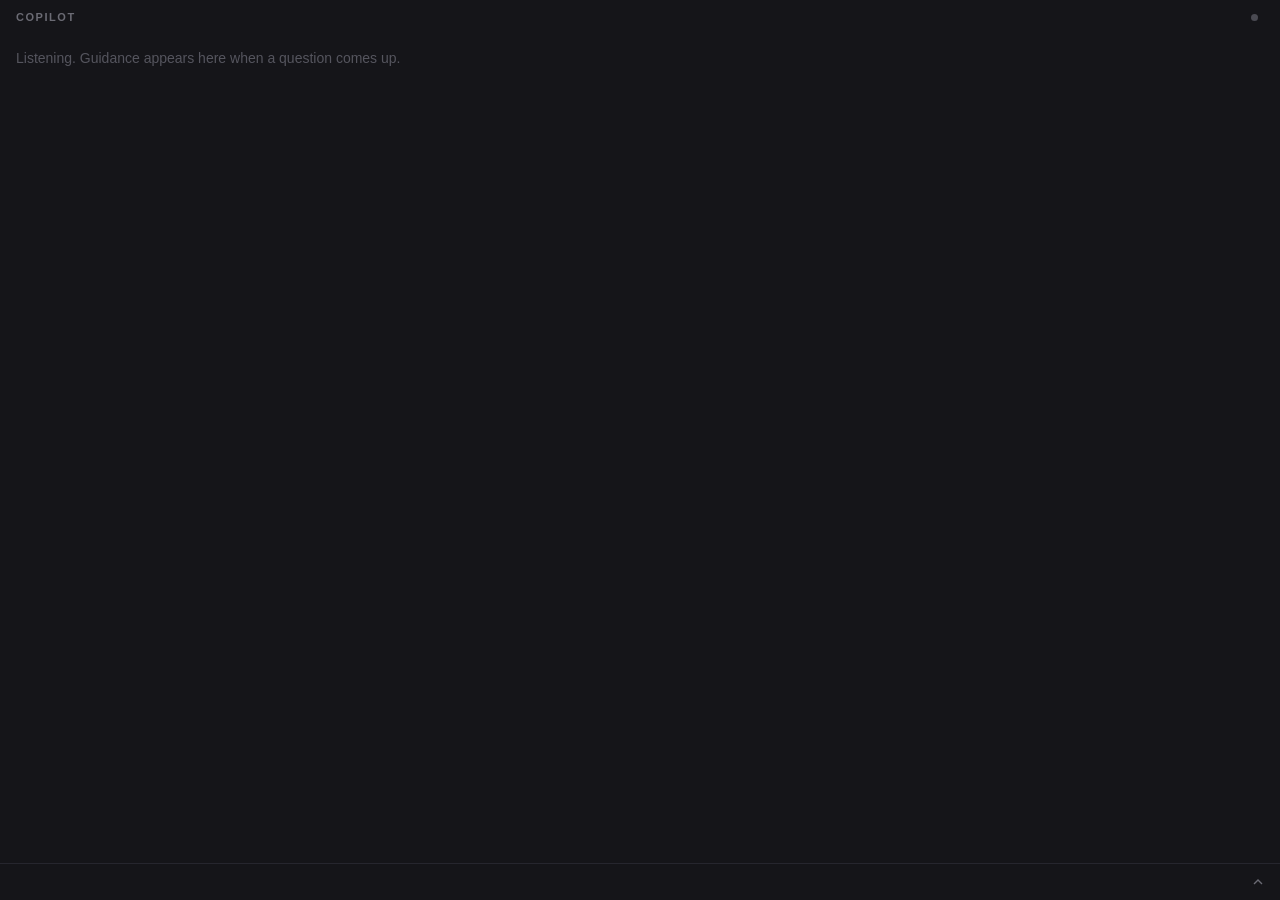
<file: audio-copilot/copilot/display/overlay.html>
<!DOCTYPE html>
<html>
<head>
<meta charset="utf-8">
<style>
  * { margin: 0; box-sizing: border-box; }
  html, body { height: 100%; }
  body {
    font: 14px/1.45 -apple-system, "SF Pro Text", sans-serif;
    background: rgba(12, 12, 16, 0.96); color: #f2f2f5;
    display: flex; flex-direction: column;
    -webkit-user-select: none; overflow: hidden;
  }

  /* header: drag region + status */
  #bar { flex: none; display: flex; align-items: center; gap: 10px;
         padding: 10px 16px 8px; cursor: move; }
  #bar .word { color: #6b6b74; font-size: 11px; font-weight: 600;
               letter-spacing: 0.14em; }
  #status { display: flex; align-items: center; gap: 6px; margin-left: auto;
            color: #8a8a94; font-size: 11px; min-width: 0; }
  #status span { overflow: hidden; text-overflow: ellipsis; white-space: nowrap; }
  #dot { flex: none; width: 7px; height: 7px; border-radius: 50%;
         background: #4a4a52; }
  #dot.ok { background: #37b26f; }
  #dot.warn { background: #d9a13c; }
  #dot.err { background: #d95c5c; }

  /* practice question */
  #question { flex: none; display: none; padding: 4px 16px 12px;
              border-bottom: 1px solid #26262e; }
  #question .counter { display: block; font-size: 10px; font-weight: 600;
                       color: #6b6b74; letter-spacing: 0.12em;
                       padding-bottom: 5px; }
  #question .qtext { font-size: 17px; font-weight: 600; line-height: 1.35;
                     color: #d7d7de; }

  /* guidance: the teleprompter pane, the thing you read mid-sentence */
  #guidance { flex: 1; overflow-y: auto; padding: 14px 16px;
              scroll-behavior: smooth; }
  #guidance::-webkit-scrollbar { display: none; }
  #guidance .hint { color: #55555e; font-size: 14px; }
  #guidance .g-line { font-size: 26px; font-weight: 600; line-height: 1.4;
                      letter-spacing: -0.01em; color: #b9b9c4;
                      padding: 7px 0; }
  #guidance .g-line.fresh { color: #ffffff; }

  /* teleprompter script mode */
  #prompter { flex: 1; overflow: hidden; display: none; padding: 14px 16px; }
  #prompter .line { font-size: 20px; line-height: 1.45; padding: 5px 0;
                    color: #6f6f79; }
  #prompter .line.current { font-size: 28px; font-weight: 700;
                            color: #ffffff; }

  /* transcript: reference, tucked into a strip at the bottom */
  #tbar { flex: none; display: flex; align-items: center; gap: 8px;
          padding: 8px 12px 8px 16px; border-top: 1px solid #26262e; }
  #tlatest { flex: 1; color: #7d7d88; font-size: 12px; overflow: hidden;
             text-overflow: ellipsis; white-space: nowrap; }
  #tbar button { flex: none; display: flex; background: none; border: 0;
                 color: #6b6b74; padding: 2px; cursor: pointer; }
  #tbar button:hover { color: #b9b9c4; }
  #thistory { flex: none; display: none; max-height: 130px; overflow-y: auto;
              padding: 4px 16px 10px; color: #7d7d88; font-size: 12px;
              line-height: 1.5; }
  #thistory div { padding: 1px 0; }

  /* scroll controls (teleprompter mode) */
  #controls { flex: none; display: none; gap: 8px; padding: 0 16px 12px; }
  #controls button { display: flex; align-items: center; justify-content: center;
                     background: #26262e; border: 0; border-radius: 6px;
                     color: #d7d7de; padding: 7px 16px; cursor: pointer; }
  #controls button:hover { background: #32323c; }
  svg { width: 16px; height: 16px; }
</style>
</head>
<body>
  <div id="bar" class="pywebview-drag-region">
    <span class="word">COPILOT</span>
    <div id="status"><div id="dot"></div><span id="status-text"></span></div>
  </div>

  <div id="question">
    <span class="counter"></span>
    <div class="qtext"></div>
  </div>

  <div id="guidance"><div class="hint">Listening. Guidance appears here when a question comes up.</div></div>
  <div id="prompter"></div>

  <div id="tbar">
    <span id="tlatest"></span>
    <button id="ttoggle" aria-label="show transcript">
      <svg viewBox="0 0 24 24" fill="none" stroke="currentColor" stroke-width="2"><path d="m18 15-6-6-6 6"/></svg>
    </button>
  </div>
  <div id="thistory"></div>

  <div id="controls">
    <button onclick="pywebview.api.command('up')" aria-label="scroll up">
      <svg viewBox="0 0 24 24" fill="none" stroke="currentColor" stroke-width="2"><path d="m18 15-6-6-6 6"/></svg>
    </button>
    <button onclick="pywebview.api.command('down')" aria-label="scroll down">
      <svg viewBox="0 0 24 24" fill="none" stroke="currentColor" stroke-width="2"><path d="m6 9 6 6 6-6"/></svg>
    </button>
    <button onclick="pywebview.api.command('top')" aria-label="back to top">
      <svg viewBox="0 0 24 24" fill="none" stroke="currentColor" stroke-width="2"><path d="m17 11-5-5-5 5"/><path d="M12 6v12"/></svg>
    </button>
  </div>

<script>
  const el = id => document.getElementById(id);
  let gbuf = "";

  // One idea per line: split the streamed text on newlines and strip
  // whatever bullet markers the model chose, so every line renders the same.
  function guidanceLines(text) {
    return text.split("\n")
      .map(l => l.replace(/^\s*(?:[-*•]|\d+[.)])\s*/, "").trim())
      .filter(l => l.length > 0);
  }

  function renderGuidance() {
    const g = el("guidance");
    g.innerHTML = "";
    const lines = guidanceLines(gbuf);
    if (lines.length === 0) return;
    lines.forEach((line, i) => {
      const d = document.createElement("div");
      d.className = "g-line" + (i === lines.length - 1 ? " fresh" : "");
      d.textContent = line;
      g.appendChild(d);
    });
    g.scrollTop = g.scrollHeight;
  }

  function setGuidance(text) { gbuf = text; renderGuidance(); }

  function setStatus(text) {
    el("status-text").textContent = text;
    const kind = text.split(":")[0].trim();
    const dot = el("dot");
    dot.className =
      kind === "audio_ok" ? "ok" :
      (kind === "silent" || kind === "lagging") ? "warn" :
      (kind === "audio_lost" || kind.indexOf("error") !== -1) ? "err" : "";
  }

  function addTranscript(text) {
    el("tlatest").textContent = text;
    const h = el("thistory");
    const d = document.createElement("div");
    d.textContent = text;
    h.appendChild(d);
    while (h.childElementCount > 200) h.removeChild(h.firstChild);
    h.scrollTop = h.scrollHeight;
  }

  el("ttoggle").onclick = () => {
    const h = el("thistory");
    const open = h.style.display === "block";
    h.style.display = open ? "none" : "block";
    el("ttoggle").firstElementChild.style.transform =
      open ? "" : "rotate(180deg)";
    if (!open) h.scrollTop = h.scrollHeight;
  };

  function handleEvent(ev) {
    if (ev.event === "segment") {
      addTranscript(ev.text);
    } else if (ev.event === "answer_start" || ev.event === "critique_start") {
      setGuidance("");
    } else if (ev.event === "answer_chunk" || ev.event === "critique_chunk") {
      gbuf += ev.text;
      renderGuidance();
    } else if (ev.event === "status") {
      setStatus(ev.text);
    } else if (ev.event === "question") {
      el("question").style.display = "block";
      el("question").querySelector(".counter").textContent =
        "QUESTION " + ev.index + " OF " + ev.total;
      el("question").querySelector(".qtext").textContent = ev.text;
      el("tlatest").textContent = "";
      setGuidance("");
    } else if (ev.event === "answer_progress") {
      el("tlatest").textContent = "You: " + ev.text;
    } else if (ev.event === "summary") {
      el("question").style.display = "none";
      setGuidance(ev.text);
    } else if (ev.event === "prompter") {
      el("question").style.display = "none";
      el("guidance").style.display = "none";
      el("tbar").style.display = "none";
      el("thistory").style.display = "none";
      el("prompter").style.display = "block";
      el("controls").style.display = "flex";
      const p = el("prompter");
      p.innerHTML = "";
      const lo = Math.max(0, ev.pos - 1);
      const hi = Math.min(ev.lines.length, ev.pos + 7);
      for (let i = lo; i < hi; i++) {
        const d = document.createElement("div");
        d.className = "line" + (i === ev.pos ? " current" : "");
        d.textContent = ev.lines[i];
        p.appendChild(d);
      }
    }
  }
</script>
</body>
</html>
</file>
<file: websites/purple-storm-roofing/styles.css>
/* ============================================================
   Purple Storm Roofing — editorial / storm-noir
   ============================================================ */

:root {
  /* color */
  --ink: #0A0712;
  --ink-2: #0F0A1B;
  --surface: #15101F;
  --surface-2: #1C1530;
  --line: rgba(255, 255, 255, 0.08);
  --line-2: rgba(255, 255, 255, 0.14);

  --paper: #F4F0E8;            /* warm off-white */
  --paper-dim: rgba(244,240,232,0.72);
  --paper-mute: rgba(244,240,232,0.46);

  --violet: #8B5CF6;
  --violet-hi: #A78BFA;
  --violet-lo: #5B21B6;
  --violet-glow: rgba(139,92,246,0.35);

  --gold: #E8C36B;             /* accent for stars */

  /* type */
  --serif: 'Fraunces', 'Times New Roman', serif;
  --sans: 'IBM Plex Sans', system-ui, -apple-system, sans-serif;
  --mono: 'IBM Plex Mono', ui-monospace, monospace;

  /* sizing */
  --gutter: clamp(20px, 4vw, 56px);
  --max: 1320px;

  /* motion */
  --ease: cubic-bezier(0.2, 0.7, 0.1, 1);
}

* { box-sizing: border-box; }
html { scroll-behavior: smooth; }
body {
  margin: 0;
  background: var(--ink);
  color: var(--paper);
  font-family: var(--sans);
  font-weight: 400;
  line-height: 1.55;
  -webkit-font-smoothing: antialiased;
  text-rendering: optimizeLegibility;
  overflow-x: hidden;
}
img { max-width: 100%; display: block; }
a { color: inherit; text-decoration: none; }
button { font: inherit; cursor: pointer; }

/* ----- film grain on body ----- */
body::before {
  content: '';
  position: fixed; inset: 0;
  pointer-events: none;
  z-index: 100;
  opacity: 0.05;
  mix-blend-mode: overlay;
  background-image: url("data:image/svg+xml;utf8,<svg xmlns='http://www.w3.org/2000/svg' width='200' height='200'><filter id='n'><feTurbulence type='fractalNoise' baseFrequency='0.9' numOctaves='2' stitchTiles='stitch'/><feColorMatrix values='0 0 0 0 1  0 0 0 0 1  0 0 0 0 1  0 0 0 1 0'/></filter><rect width='100%' height='100%' filter='url(%23n)'/></svg>");
}

/* ============================================================
   UTILITY BAR
   ============================================================ */
.utility {
  background: linear-gradient(90deg, var(--violet-lo) 0%, #2B1255 60%, #1B0B3B 100%);
  color: var(--paper);
  font-size: 12.5px;
  letter-spacing: 0.02em;
  border-bottom: 1px solid rgba(255,255,255,0.06);
}
.util-inner {
  max-width: var(--max);
  margin: 0 auto;
  padding: 9px var(--gutter);
  display: flex; align-items: center; gap: 14px;
}
.util-pulse {
  width: 7px; height: 7px; border-radius: 99px;
  background: var(--violet-hi);
  box-shadow: 0 0 0 0 rgba(167,139,250,0.7);
  animation: pulse 1.8s var(--ease) infinite;
  flex: 0 0 auto;
}
@keyframes pulse {
  0% { box-shadow: 0 0 0 0 rgba(167,139,250,0.5); }
  70% { box-shadow: 0 0 0 10px rgba(167,139,250,0); }
  100% { box-shadow: 0 0 0 0 rgba(167,139,250,0); }
}
.util-text {
  flex: 1; opacity: 0.85;
  white-space: nowrap; overflow: hidden; text-overflow: ellipsis;
}
.util-phone {
  display: inline-flex; align-items: center; gap: 7px;
  font-weight: 500;
  border-left: 1px solid rgba(255,255,255,0.18);
  padding-left: 14px;
  transition: color 0.3s var(--ease);
}
.util-phone:hover { color: var(--violet-hi); }
@media (max-width: 640px) {
  .util-text { display: none; }
  .util-phone { border: none; padding-left: 0; margin-left: auto; }
}

/* ============================================================
   NAV
   ============================================================ */
.nav {
  position: sticky; top: 0; z-index: 50;
  display: flex; align-items: center; gap: 24px;
  padding: 14px var(--gutter);
  background: rgba(10,7,18,0.72);
  backdrop-filter: blur(14px) saturate(160%);
  -webkit-backdrop-filter: blur(14px) saturate(160%);
  border-bottom: 1px solid var(--line);
  max-width: 100%;
}
.brand {
  display: inline-flex; align-items: center; gap: 10px;
  color: var(--paper);
}
.brand-mark { color: var(--violet-hi); transition: transform 0.5s var(--ease); }
.brand:hover .brand-mark { transform: rotate(-6deg); }
.brand-word {
  font-family: var(--serif);
  font-weight: 600;
  font-size: 22px;
  letter-spacing: -0.01em;
  font-variation-settings: "opsz" 60;
}
.brand-word em {
  font-style: italic;
  color: var(--violet-hi);
  font-variation-settings: "opsz" 60, "SOFT" 100;
}
.nav-links {
  margin-left: auto;
  display: flex; align-items: center; gap: 26px;
  font-size: 13.5px;
  color: var(--paper-dim);
}
.nav-links a {
  position: relative;
  transition: color 0.25s var(--ease);
}
.nav-links a:hover { color: var(--paper); }
.nav-links a::after {
  content: ''; position: absolute; left: 0; right: 0; bottom: -6px;
  height: 1px; background: var(--violet-hi);
  transform: scaleX(0); transform-origin: left;
  transition: transform 0.4s var(--ease);
}
.nav-links a:hover::after { transform: scaleX(1); }

.cta-inline {
  display: inline-flex; align-items: center; gap: 8px;
  font-size: 13.5px; font-weight: 500;
  padding: 9px 16px;
  border: 1px solid var(--line-2);
  border-radius: 999px;
  transition: all 0.3s var(--ease);
}
.cta-inline:hover {
  border-color: var(--violet-hi);
  color: var(--violet-hi);
  background: rgba(139,92,246,0.08);
}

.nav-toggle {
  display: none;
  flex-direction: column; justify-content: center; gap: 4px;
  width: 36px; height: 36px;
  background: transparent; border: 1px solid var(--line);
  border-radius: 8px;
}
.nav-toggle span {
  display: block; width: 16px; height: 1.5px;
  background: var(--paper);
  margin: 0 auto;
  transition: transform 0.3s var(--ease), opacity 0.3s var(--ease);
}
.nav-toggle[aria-expanded="true"] span:nth-child(1) { transform: translateY(5.5px) rotate(45deg); }
.nav-toggle[aria-expanded="true"] span:nth-child(2) { opacity: 0; }
.nav-toggle[aria-expanded="true"] span:nth-child(3) { transform: translateY(-5.5px) rotate(-45deg); }

@media (max-width: 960px) {
  .nav-links {
    position: fixed; inset: 110px var(--gutter) auto var(--gutter);
    flex-direction: column; align-items: flex-start; gap: 16px;
    padding: 20px;
    background: var(--surface);
    border: 1px solid var(--line);
    border-radius: 14px;
    font-size: 18px;
    display: none;
  }
  .nav-links.open { display: flex; }
  .cta-inline { display: none; }
  .nav-toggle { display: flex; margin-left: auto; }
}

/* ============================================================
   HERO
   ============================================================ */
.hero {
  position: relative;
  min-height: calc(100vh - 88px);
  padding: clamp(60px, 9vw, 120px) var(--gutter) clamp(80px, 8vw, 140px);
  overflow: hidden;
  isolation: isolate;
}
.hero-bg {
  position: absolute; inset: 0; z-index: -1;
  background:
    radial-gradient(ellipse at 70% 0%, rgba(139,92,246,0.22), transparent 55%),
    radial-gradient(ellipse at 10% 100%, rgba(91,33,182,0.20), transparent 50%),
    linear-gradient(180deg, #0B0617 0%, #0A0712 100%);
}
.hero-bg img {
  position: absolute; inset: 0;
  width: 100%; height: 100%; object-fit: cover;
  opacity: 0.35;
  mix-blend-mode: luminosity;
}
.hero-grain {
  position: absolute; inset: 0;
  background-image: radial-gradient(circle at 25% 30%, rgba(255,255,255,0.04) 0, transparent 35%),
                    radial-gradient(circle at 75% 70%, rgba(167,139,250,0.10) 0, transparent 40%);
  pointer-events: none;
}
.hero-vignette {
  position: absolute; inset: 0;
  background: radial-gradient(ellipse at center, transparent 40%, rgba(10,7,18,0.7) 100%);
}
.hero-lightning {
  position: absolute; inset: 0;
  width: 100%; height: 100%;
  opacity: 0;
  animation: flash 8s var(--ease) 2s infinite;
}
@keyframes flash {
  0%, 92%, 100% { opacity: 0; }
  93%, 94% { opacity: 1; }
  95% { opacity: 0.2; }
  96%, 97% { opacity: 0.9; }
  98% { opacity: 0; }
}

.hero-inner {
  max-width: var(--max);
  margin: 0 auto;
  position: relative;
}
.hero-eyebrow {
  display: inline-flex; align-items: center; gap: 10px;
  font-family: var(--mono);
  font-size: 11px;
  letter-spacing: 0.14em;
  text-transform: uppercase;
  color: var(--paper-dim);
  padding: 8px 14px;
  border: 1px solid var(--line);
  border-radius: 999px;
  background: rgba(255,255,255,0.02);
  margin-bottom: 36px;
  opacity: 0;
  animation: fadeUp 0.9s var(--ease) 0.1s forwards;
}
.dot {
  width: 6px; height: 6px; border-radius: 99px;
  background: var(--violet-hi);
  box-shadow: 0 0 8px var(--violet-hi);
}

.hero-title {
  font-family: var(--serif);
  font-weight: 400;
  font-size: clamp(54px, 11vw, 168px);
  line-height: 0.92;
  letter-spacing: -0.035em;
  margin: 0 0 28px;
  font-variation-settings: "opsz" 144, "SOFT" 30;
  max-width: 12ch;
}
.hero-title .line {
  display: block;
  opacity: 0;
  transform: translateY(28px);
  animation: fadeUp 1.1s var(--ease) forwards;
}
.hero-title .line-1 { animation-delay: 0.25s; }
.hero-title .line-2 { animation-delay: 0.4s; }
.hero-title .line-3 { animation-delay: 0.55s; padding-left: 1.6em; }
.hero-title em {
  font-style: italic;
  color: var(--violet-hi);
  font-variation-settings: "opsz" 144, "SOFT" 100;
}

@keyframes fadeUp {
  from { opacity: 0; transform: translateY(28px); }
  to { opacity: 1; transform: translateY(0); }
}

.hero-sub {
  max-width: 52ch;
  font-size: clamp(15px, 1.15vw, 17.5px);
  line-height: 1.6;
  color: var(--paper-dim);
  margin: 0 0 36px;
  opacity: 0;
  animation: fadeUp 1s var(--ease) 0.75s forwards;
}

.hero-actions {
  display: flex; flex-wrap: wrap; gap: 12px;
  margin-bottom: 64px;
  opacity: 0;
  animation: fadeUp 1s var(--ease) 0.9s forwards;
}

/* ----- BUTTONS ----- */
.btn {
  display: inline-flex; align-items: center; gap: 10px;
  font-size: 14px; font-weight: 500;
  padding: 14px 22px;
  border-radius: 999px;
  border: 1px solid transparent;
  letter-spacing: 0.01em;
  transition: all 0.35s var(--ease);
  white-space: nowrap;
}
.btn svg { transition: transform 0.4s var(--ease); }
.btn:hover svg { transform: translateX(3px); }

.btn-primary {
  background: var(--paper);
  color: var(--ink);
  position: relative;
  box-shadow: 0 0 0 0 var(--violet-glow);
}
.btn-primary:hover {
  background: var(--violet-hi);
  color: var(--ink);
  box-shadow: 0 12px 40px -6px var(--violet-glow);
}

.btn-ghost {
  background: transparent;
  color: var(--paper);
  border-color: var(--line-2);
}
.btn-ghost:hover {
  border-color: var(--violet-hi);
  color: var(--violet-hi);
  background: rgba(139,92,246,0.06);
}

/* hero meta row */
.hero-meta {
  display: flex; flex-wrap: wrap; align-items: center;
  gap: 24px;
  padding-top: 28px;
  border-top: 1px solid var(--line);
  font-size: 13px;
  color: var(--paper-dim);
  opacity: 0;
  animation: fadeUp 1s var(--ease) 1.1s forwards;
}
.meta-block { display: flex; align-items: center; gap: 10px; }
.meta-block strong { color: var(--paper); font-weight: 600; }
.meta-rule { width: 1px; height: 20px; background: var(--line-2); }
.stars { display: inline-flex; gap: 2px; color: var(--gold); }

.hero-scroll {
  position: absolute; bottom: 28px; right: var(--gutter);
  display: flex; align-items: center; gap: 8px;
  font-family: var(--mono);
  font-size: 10.5px;
  letter-spacing: 0.18em;
  text-transform: uppercase;
  color: var(--paper-mute);
  transition: color 0.3s var(--ease);
}
.hero-scroll:hover { color: var(--violet-hi); }
.hero-scroll svg { animation: bob 2s var(--ease) infinite; }
@keyframes bob {
  0%, 100% { transform: translateY(0); }
  50% { transform: translateY(4px); }
}

/* ============================================================
   TRUST MARQUEE
   ============================================================ */
.trust {
  padding: 22px 0;
  border-top: 1px solid var(--line);
  border-bottom: 1px solid var(--line);
  background: var(--ink-2);
  overflow: hidden;
}
.marquee {
  display: flex;
  white-space: nowrap;
  overflow: hidden;
}
.marquee-track {
  display: flex; gap: 28px;
  font-family: var(--mono);
  font-size: 11.5px;
  letter-spacing: 0.18em;
  text-transform: uppercase;
  color: var(--paper-mute);
  animation: scroll 35s linear infinite;
}
.marquee-track span:nth-child(odd) { color: var(--paper-dim); }
@keyframes scroll {
  from { transform: translateX(0); }
  to { transform: translateX(-50%); }
}

/* ============================================================
   SECTION HEAD shared
   ============================================================ */
.section-head {
  max-width: var(--max);
  margin: 0 auto clamp(48px, 6vw, 80px);
  padding: 0 var(--gutter);
}
.kicker {
  font-family: var(--mono);
  font-size: 11px;
  letter-spacing: 0.2em;
  text-transform: uppercase;
  color: var(--violet-hi);
  margin-bottom: 22px;
  display: inline-flex; align-items: center; gap: 14px;
}
.kicker span {
  display: inline-block;
  padding: 4px 10px;
  border: 1px solid var(--line-2);
  border-radius: 4px;
  color: var(--paper-mute);
}
.display-h2 {
  font-family: var(--serif);
  font-weight: 400;
  font-size: clamp(38px, 5.5vw, 80px);
  line-height: 0.98;
  letter-spacing: -0.025em;
  margin: 0 0 22px;
  font-variation-settings: "opsz" 120, "SOFT" 40;
  max-width: 18ch;
}
.display-h2 em {
  font-style: italic;
  color: var(--violet-hi);
  font-variation-settings: "opsz" 120, "SOFT" 100;
}
.lead {
  max-width: 56ch;
  font-size: clamp(15px, 1.1vw, 17px);
  color: var(--paper-dim);
  margin: 0;
}

/* ============================================================
   SERVICES
   ============================================================ */
.services {
  padding: clamp(80px, 9vw, 140px) 0;
  background:
    radial-gradient(ellipse at 80% 10%, rgba(139,92,246,0.06), transparent 50%),
    var(--ink);
}
.service-grid {
  max-width: var(--max);
  margin: 0 auto;
  padding: 0 var(--gutter);
  display: grid;
  grid-template-columns: repeat(3, 1fr);
  gap: 1px;
  background: var(--line);
  border-top: 1px solid var(--line);
  border-bottom: 1px solid var(--line);
}
.service {
  background: var(--ink);
  padding: 36px 32px 32px;
  position: relative;
  transition: background 0.5s var(--ease);
  isolation: isolate;
}
.service::before {
  content: attr(data-num);
  position: absolute;
  top: 24px; right: 28px;
  font-family: var(--mono);
  font-size: 10.5px;
  letter-spacing: 0.18em;
  color: var(--paper-mute);
}
.service::after {
  content: '';
  position: absolute;
  inset: 0;
  background: radial-gradient(ellipse at 50% 0%, rgba(139,92,246,0.10), transparent 60%);
  opacity: 0; transition: opacity 0.5s var(--ease);
  pointer-events: none;
  z-index: -1;
}
.service:hover { background: var(--surface); }
.service:hover::after { opacity: 1; }
.service:hover .service-icon { color: var(--violet-hi); border-color: var(--violet-hi); }

.service-icon {
  width: 56px; height: 56px;
  display: inline-flex; align-items: center; justify-content: center;
  border: 1px solid var(--line-2);
  border-radius: 14px;
  color: var(--paper);
  margin-bottom: 28px;
  transition: all 0.4s var(--ease);
}
.service h3 {
  font-family: var(--serif);
  font-size: 26px;
  font-weight: 500;
  margin: 0 0 12px;
  letter-spacing: -0.015em;
  font-variation-settings: "opsz" 60;
}
.service p {
  font-size: 14.5px;
  color: var(--paper-dim);
  margin: 0 0 24px;
  line-height: 1.6;
}
.service-link {
  display: inline-flex; align-items: center; gap: 6px;
  font-size: 12.5px;
  font-family: var(--mono);
  letter-spacing: 0.1em;
  text-transform: uppercase;
  color: var(--paper-mute);
  transition: color 0.3s var(--ease), gap 0.3s var(--ease);
}
.service:hover .service-link { color: var(--violet-hi); gap: 10px; }

.service.feature {
  background: linear-gradient(180deg, rgba(139,92,246,0.10), rgba(139,92,246,0.02));
}
.service.feature::before { color: var(--violet-hi); }

@media (max-width: 900px) {
  .service-grid { grid-template-columns: repeat(2, 1fr); }
}
@media (max-width: 560px) {
  .service-grid { grid-template-columns: 1fr; }
}

/* ============================================================
   PROCESS
   ============================================================ */
.process {
  padding: clamp(80px, 9vw, 140px) 0;
  background: var(--ink-2);
  border-top: 1px solid var(--line);
  border-bottom: 1px solid var(--line);
}
.process-list {
  max-width: var(--max);
  margin: 0 auto;
  padding: 0 var(--gutter);
  list-style: none;
  display: grid;
  grid-template-columns: repeat(4, 1fr);
  gap: 0;
}
.step {
  display: flex; flex-direction: column;
  padding-right: 28px;
  position: relative;
  border-left: 1px solid var(--line);
  padding-left: 28px;
}
.step:first-child { border-left: 1px solid var(--violet-hi); }
.step-num {
  font-family: var(--mono);
  font-size: 11px;
  letter-spacing: 0.2em;
  color: var(--violet-hi);
  margin-bottom: 36px;
}
.step-body h3 {
  font-family: var(--serif);
  font-size: clamp(28px, 3vw, 42px);
  font-weight: 400;
  letter-spacing: -0.02em;
  margin: 0 0 14px;
  font-variation-settings: "opsz" 80;
}
.step-body p {
  font-size: 14px;
  color: var(--paper-dim);
  margin: 0;
  line-height: 1.6;
}
@media (max-width: 900px) {
  .process-list { grid-template-columns: 1fr 1fr; gap: 40px 0; }
  .step { border-left-width: 1px; }
}
@media (max-width: 560px) {
  .process-list { grid-template-columns: 1fr; }
}

/* ============================================================
   WHY
   ============================================================ */
.why {
  max-width: var(--max);
  margin: 0 auto;
  padding: clamp(80px, 9vw, 140px) var(--gutter);
  display: grid;
  grid-template-columns: 1.2fr 1fr;
  gap: clamp(40px, 6vw, 100px);
  align-items: center;
}
.why-text .kicker { margin-bottom: 22px; }
.why-text p {
  color: var(--paper-dim);
  font-size: 16px;
  margin: 0 0 28px;
  max-width: 56ch;
}
.check-list {
  list-style: none; padding: 0; margin: 0;
  display: grid; gap: 14px;
}
.check-list li {
  display: flex; align-items: center; gap: 12px;
  font-size: 15px;
  color: var(--paper);
}
.check-list svg {
  color: var(--violet-hi);
  flex: 0 0 auto;
}
.why-stats {
  display: grid;
  grid-template-columns: 1fr 1fr;
  gap: 1px;
  background: var(--line);
  border: 1px solid var(--line);
  border-radius: 16px;
  overflow: hidden;
}
.stat {
  background: var(--surface);
  padding: 38px 28px;
  transition: background 0.4s var(--ease);
}
.stat:hover { background: var(--surface-2); }
.stat-num {
  font-family: var(--serif);
  font-size: clamp(48px, 5vw, 72px);
  font-weight: 400;
  letter-spacing: -0.03em;
  line-height: 1;
  font-variation-settings: "opsz" 144, "SOFT" 30;
  color: var(--paper);
}
.stat-num span {
  color: var(--violet-hi);
  font-style: italic;
  font-variation-settings: "opsz" 144, "SOFT" 100;
  margin-left: 2px;
}
.stat-label {
  margin-top: 16px;
  font-size: 13px;
  color: var(--paper-dim);
  line-height: 1.5;
}
@media (max-width: 900px) {
  .why { grid-template-columns: 1fr; }
}

/* ============================================================
   WORK / GALLERY
   ============================================================ */
.work {
  padding: clamp(80px, 9vw, 140px) 0;
  background:
    radial-gradient(ellipse at 0% 50%, rgba(91,33,182,0.08), transparent 50%),
    var(--ink);
}
.work-grid {
  max-width: var(--max);
  margin: 0 auto;
  padding: 0 var(--gutter);
  display: grid;
  grid-template-columns: 1fr 1fr 1fr;
  grid-auto-rows: 280px;
  gap: 20px;
}
.work-item {
  position: relative;
  margin: 0;
  overflow: hidden;
  border-radius: 14px;
  background: var(--surface);
  border: 1px solid var(--line);
  isolation: isolate;
}
.work-item.w-tall { grid-row: span 2; }
.work-item.w-wide { grid-column: span 2; }

.work-item img {
  width: 100%; height: 100%;
  object-fit: cover;
  transition: transform 0.8s var(--ease), filter 0.6s var(--ease);
  filter: saturate(0.85) brightness(0.7);
}
.work-item:hover img { transform: scale(1.04); filter: saturate(1) brightness(0.85); }

/* fallback placeholder when image not present */
.work-item img.img-fallback {
  display: none;
}
.work-item img.img-fallback + figcaption,
.work-item img:not([src]) + figcaption {
  background: linear-gradient(180deg, transparent, rgba(10,7,18,0.9));
}
.work-item::before {
  content: '';
  position: absolute; inset: 0;
  background:
    repeating-linear-gradient(135deg, transparent 0 22px, rgba(139,92,246,0.04) 22px 23px),
    linear-gradient(135deg, rgba(91,33,182,0.20), rgba(15,10,27,0.95));
  z-index: 0;
}
.work-item::after {
  content: '';
  position: absolute; inset: 0;
  background: linear-gradient(180deg, transparent 40%, rgba(10,7,18,0.9));
  z-index: 1;
  pointer-events: none;
}
.work-item img { position: relative; z-index: 1; }
.work-item figcaption {
  position: absolute;
  left: 22px; right: 22px; bottom: 22px;
  z-index: 2;
}
.work-item .tag {
  display: inline-block;
  font-family: var(--mono);
  font-size: 10.5px;
  letter-spacing: 0.16em;
  text-transform: uppercase;
  color: var(--violet-hi);
  padding: 4px 10px;
  border: 1px solid rgba(167,139,250,0.4);
  border-radius: 4px;
  margin-bottom: 12px;
  background: rgba(139,92,246,0.08);
}
.work-item figcaption h3 {
  font-family: var(--serif);
  font-size: 22px;
  font-weight: 500;
  margin: 0 0 6px;
  letter-spacing: -0.01em;
  font-variation-settings: "opsz" 60;
}
.work-item figcaption p {
  margin: 0;
  font-size: 13px;
  color: var(--paper-dim);
}

@media (max-width: 900px) {
  .work-grid { grid-template-columns: 1fr 1fr; grid-auto-rows: 240px; }
  .work-item.w-tall, .work-item.w-wide { grid-column: auto; grid-row: auto; }
}
@media (max-width: 560px) {
  .work-grid { grid-template-columns: 1fr; }
}

/* ============================================================
   REVIEWS
   ============================================================ */
.reviews {
  padding: clamp(80px, 9vw, 140px) 0;
  background: var(--ink-2);
  border-top: 1px solid var(--line);
  border-bottom: 1px solid var(--line);
  overflow: hidden;
}
.reviews-badge {
  display: inline-flex; align-items: center; gap: 10px;
  font-size: 13px;
  color: var(--paper-dim);
  padding: 7px 14px;
  border: 1px solid var(--line);
  border-radius: 999px;
  margin-top: 18px;
  background: rgba(255,255,255,0.02);
}
.review-rail {
  display: flex; gap: 22px;
  overflow-x: auto;
  scroll-snap-type: x mandatory;
  padding: 0 var(--gutter) 28px;
  scrollbar-width: thin;
  scrollbar-color: var(--violet) transparent;
}
.review-rail::-webkit-scrollbar { height: 6px; }
.review-rail::-webkit-scrollbar-thumb {
  background: var(--violet); border-radius: 99px;
}
.review {
  flex: 0 0 min(420px, 80vw);
  scroll-snap-align: start;
  background: var(--surface);
  border: 1px solid var(--line);
  border-radius: 16px;
  padding: 32px 28px;
  display: flex; flex-direction: column; justify-content: space-between;
  position: relative;
  transition: border-color 0.4s var(--ease), transform 0.4s var(--ease);
}
.review:hover { border-color: var(--violet); transform: translateY(-4px); }
.review::before {
  content: '"';
  position: absolute;
  top: 4px; left: 18px;
  font-family: var(--serif);
  font-size: 110px;
  line-height: 1;
  color: var(--violet-hi);
  opacity: 0.18;
  font-variation-settings: "opsz" 144;
}
.review .quote {
  font-family: var(--serif);
  font-weight: 400;
  font-size: 19px;
  line-height: 1.45;
  letter-spacing: -0.01em;
  color: var(--paper);
  font-variation-settings: "opsz" 30;
  margin: 0 0 28px;
}
.review footer {
  display: flex; flex-direction: column;
  font-size: 13px;
  padding-top: 18px;
  border-top: 1px solid var(--line);
}
.review footer strong {
  color: var(--paper);
  font-weight: 500;
  letter-spacing: 0.01em;
}
.review footer span {
  color: var(--paper-mute);
  font-size: 12px;
  margin-top: 3px;
}

.review-actions {
  max-width: var(--max);
  margin: 0 auto;
  padding: 8px var(--gutter) 0;
}

/* ============================================================
   AREA
   ============================================================ */
.area {
  max-width: var(--max);
  margin: 0 auto;
  padding: clamp(80px, 9vw, 140px) var(--gutter);
  display: grid;
  grid-template-columns: 1fr 1fr;
  gap: clamp(40px, 6vw, 90px);
  align-items: center;
}
.area-text p {
  color: var(--paper-dim);
  max-width: 50ch;
  margin: 0 0 32px;
  font-size: 16px;
}
.cities {
  list-style: none; margin: 0; padding: 0;
  display: grid;
  grid-template-columns: repeat(4, 1fr);
  gap: 1px;
  background: var(--line);
  border: 1px solid var(--line);
  border-radius: 12px;
  overflow: hidden;
}
.cities li {
  background: var(--ink);
  padding: 14px 18px;
  font-size: 13px;
  color: var(--paper-dim);
  transition: background 0.3s var(--ease), color 0.3s var(--ease);
}
.cities li:hover { background: var(--surface); color: var(--paper); }

.area-card {
  position: relative;
  aspect-ratio: 4 / 5;
  border-radius: 18px;
  overflow: hidden;
  border: 1px solid var(--line);
  background:
    repeating-linear-gradient(0deg, transparent 0 40px, rgba(139,92,246,0.06) 40px 41px),
    repeating-linear-gradient(90deg, transparent 0 40px, rgba(139,92,246,0.06) 40px 41px),
    radial-gradient(ellipse at center, rgba(91,33,182,0.25), var(--ink) 70%);
}
.area-card img {
  position: absolute; inset: 0;
  width: 100%; height: 100%; object-fit: cover;
  opacity: 0.7;
  mix-blend-mode: screen;
}
.area-card img.img-fallback { display: none; }
.area-overlay {
  position: absolute;
  left: 50%; top: 48%;
  transform: translate(-50%, -50%);
  text-align: center;
}
.overlay-line {
  width: 1px; height: 60px;
  background: linear-gradient(180deg, transparent, var(--violet-hi));
  margin: 0 auto 14px;
}
.overlay-meta {
  display: inline-flex; flex-direction: column;
  align-items: center; gap: 6px;
  padding: 14px 20px;
  border: 1px solid var(--violet-hi);
  border-radius: 12px;
  background: rgba(10,7,18,0.7);
  backdrop-filter: blur(8px);
}
.overlay-meta span {
  font-family: var(--mono);
  font-size: 10px;
  letter-spacing: 0.2em;
  color: var(--violet-hi);
}
.overlay-meta strong {
  font-family: var(--serif);
  font-size: 16px;
  font-weight: 500;
  letter-spacing: -0.005em;
}
.area-card::after {
  content: '';
  position: absolute;
  width: 14px; height: 14px;
  left: 50%; top: 48%;
  transform: translate(-50%, calc(-50% + 80px));
  border-radius: 99px;
  background: var(--violet-hi);
  box-shadow:
    0 0 0 4px rgba(167,139,250,0.18),
    0 0 0 12px rgba(167,139,250,0.08),
    0 0 24px var(--violet-hi);
  animation: pulse 2s var(--ease) infinite;
}
@media (max-width: 900px) {
  .area { grid-template-columns: 1fr; }
  .cities { grid-template-columns: repeat(2, 1fr); }
}

/* ============================================================
   ESTIMATE FORM
   ============================================================ */
.estimate {
  background:
    radial-gradient(ellipse at 100% 0%, rgba(139,92,246,0.18), transparent 50%),
    radial-gradient(ellipse at 0% 100%, rgba(91,33,182,0.18), transparent 50%),
    var(--ink-2);
  border-top: 1px solid var(--line);
  border-bottom: 1px solid var(--line);
  padding: clamp(80px, 9vw, 140px) var(--gutter);
  display: grid;
  grid-template-columns: 1fr 1.1fr;
  gap: clamp(50px, 7vw, 110px);
  max-width: var(--max);
  margin: 0 auto;
  align-items: start;
}
.estimate-left .kicker { margin-bottom: 22px; }
.estimate-left .display-h2 { max-width: 12ch; }
.estimate-left .lead { margin-bottom: 40px; }

.estimate-contact {
  display: grid; gap: 14px;
  padding-top: 32px;
  border-top: 1px solid var(--line);
}
.cc-line {
  display: flex; align-items: center; gap: 16px;
  padding: 12px 0;
  color: var(--paper);
  transition: color 0.3s var(--ease);
}
.cc-line svg { color: var(--violet-hi); flex: 0 0 auto; }
.cc-line div { display: flex; flex-direction: column; }
.cc-label {
  font-family: var(--mono);
  font-size: 10.5px;
  letter-spacing: 0.16em;
  text-transform: uppercase;
  color: var(--paper-mute);
  margin-bottom: 2px;
}
.cc-line strong { font-weight: 500; }
.cc-line:not(.static):hover { color: var(--violet-hi); }

/* form proper */
.estimate-form {
  background: var(--surface);
  border: 1px solid var(--line);
  border-radius: 20px;
  padding: clamp(28px, 3vw, 40px);
  display: grid; gap: 20px;
  box-shadow:
    0 1px 0 rgba(255,255,255,0.04) inset,
    0 30px 60px -20px rgba(0,0,0,0.6);
}
.form-row {
  display: grid;
  grid-template-columns: 1fr 1fr;
  gap: 18px;
}
.field { display: flex; flex-direction: column; gap: 8px; }
.field > span,
.field-group legend {
  font-family: var(--mono);
  font-size: 11px;
  letter-spacing: 0.18em;
  text-transform: uppercase;
  color: var(--paper-mute);
}
.field input,
.field textarea {
  background: transparent;
  border: 0;
  border-bottom: 1px solid var(--line-2);
  padding: 10px 0;
  color: var(--paper);
  font-family: var(--sans);
  font-size: 15.5px;
  width: 100%;
  resize: none;
  transition: border-color 0.3s var(--ease);
}
.field input::placeholder,
.field textarea::placeholder {
  color: var(--paper-mute);
}
.field input:focus,
.field textarea:focus {
  outline: none;
  border-bottom-color: var(--violet-hi);
}

.field-group {
  border: 0; padding: 0; margin: 4px 0 0;
}
.field-group legend { padding: 0; margin-bottom: 12px; }
.chip-row { display: flex; flex-wrap: wrap; gap: 8px; }
.chip {
  display: inline-flex; align-items: center;
  padding: 9px 14px;
  border: 1px solid var(--line-2);
  border-radius: 999px;
  font-size: 13px;
  color: var(--paper-dim);
  cursor: pointer;
  transition: all 0.25s var(--ease);
}
.chip input { display: none; }
.chip:hover {
  border-color: var(--violet-hi); color: var(--violet-hi);
}
.chip:has(input:checked) {
  background: var(--violet-hi);
  color: var(--ink);
  border-color: var(--violet-hi);
}

.consent {
  display: flex; align-items: flex-start; gap: 10px;
  font-size: 13px;
  color: var(--paper-mute);
  margin-top: 4px;
  line-height: 1.5;
}
.consent input {
  width: 16px; height: 16px;
  margin-top: 2px;
  accent-color: var(--violet-hi);
  flex: 0 0 auto;
}

.btn-submit {
  width: 100%; justify-content: center;
  padding: 18px;
  font-size: 14.5px;
  margin-top: 4px;
}
.btn-submit[disabled] {
  opacity: 0.6;
  cursor: progress;
}

.form-success {
  display: flex; align-items: flex-start; gap: 14px;
  padding: 18px 20px;
  background: rgba(139,92,246,0.12);
  border: 1px solid var(--violet-hi);
  border-radius: 14px;
  color: var(--paper);
  font-size: 14px;
}
.form-success svg { color: var(--violet-hi); flex: 0 0 auto; margin-top: 1px; }
.form-success strong { display: block; margin-bottom: 4px; font-family: var(--serif); font-size: 17px; font-variation-settings: "opsz" 30; }
.form-success a { color: var(--violet-hi); text-decoration: underline; text-underline-offset: 3px; }

@media (max-width: 900px) {
  .estimate { grid-template-columns: 1fr; }
  .form-row { grid-template-columns: 1fr; }
}

/* ============================================================
   FAQ
   ============================================================ */
.faq {
  padding: clamp(80px, 9vw, 140px) 0;
  background: var(--ink);
}
.faq-list {
  max-width: var(--max);
  margin: 0 auto;
  padding: 0 var(--gutter);
  border-top: 1px solid var(--line);
}
.faq-list details {
  border-bottom: 1px solid var(--line);
  padding: 4px 0;
  transition: padding 0.4s var(--ease);
}
.faq-list details[open] { padding: 8px 0 16px; }
.faq-list summary {
  list-style: none;
  cursor: pointer;
  display: flex; align-items: center; justify-content: space-between;
  padding: 26px 6px;
  gap: 24px;
  font-family: var(--serif);
  font-size: clamp(20px, 2.2vw, 30px);
  font-weight: 400;
  letter-spacing: -0.015em;
  font-variation-settings: "opsz" 60;
  transition: color 0.3s var(--ease);
}
.faq-list summary::-webkit-details-marker { display: none; }
.faq-list summary svg {
  transition: transform 0.4s var(--ease);
  color: var(--violet-hi);
  flex: 0 0 auto;
}
.faq-list details[open] summary svg { transform: rotate(180deg); }
.faq-list details[open] summary { color: var(--violet-hi); }
.faq-list p {
  padding: 0 6px 18px;
  margin: 0;
  max-width: 70ch;
  color: var(--paper-dim);
  font-size: 15px;
  line-height: 1.6;
}

/* ============================================================
   FINAL CTA
   ============================================================ */
.final-cta {
  padding: clamp(100px, 11vw, 160px) var(--gutter);
  background:
    radial-gradient(ellipse at 50% 0%, rgba(139,92,246,0.30), transparent 55%),
    linear-gradient(180deg, #1B0B3B 0%, #0A0712 100%);
  text-align: center;
  border-top: 1px solid var(--line);
  position: relative;
  overflow: hidden;
}
.final-cta::before {
  content: '';
  position: absolute;
  inset: 0;
  background-image:
    repeating-linear-gradient(45deg, transparent 0 40px, rgba(167,139,250,0.04) 40px 41px);
  pointer-events: none;
}
.final-inner {
  max-width: var(--max);
  margin: 0 auto;
  position: relative;
}
.final-cta h2 {
  font-family: var(--serif);
  font-weight: 400;
  font-size: clamp(46px, 6vw, 100px);
  line-height: 0.95;
  letter-spacing: -0.03em;
  margin: 0 0 24px;
  font-variation-settings: "opsz" 144, "SOFT" 30;
}
.final-cta h2 span {
  display: block;
  font-family: var(--mono);
  font-size: 12px;
  letter-spacing: 0.24em;
  text-transform: uppercase;
  color: var(--violet-hi);
  margin-bottom: 18px;
  font-variation-settings: normal;
}
.final-cta h2 em {
  font-style: italic;
  color: var(--violet-hi);
  font-variation-settings: "opsz" 144, "SOFT" 100;
}
.final-cta p {
  color: var(--paper-dim);
  max-width: 46ch;
  margin: 0 auto 36px;
}
.final-actions {
  display: flex; flex-wrap: wrap; justify-content: center; gap: 12px;
}

/* ============================================================
   FOOTER
   ============================================================ */
.foot {
  background: #07050E;
  padding: 70px var(--gutter) 32px;
  border-top: 1px solid var(--line);
}
.foot-grid {
  max-width: var(--max);
  margin: 0 auto;
  display: grid;
  grid-template-columns: 1.4fr 1fr 1fr 1.2fr;
  gap: 50px;
  padding-bottom: 50px;
  border-bottom: 1px solid var(--line);
}
.foot-brand p {
  margin-top: 14px;
  max-width: 32ch;
  color: var(--paper-mute);
  font-size: 13.5px;
  line-height: 1.6;
}
.foot-col h4 {
  font-family: var(--mono);
  font-size: 11px;
  letter-spacing: 0.2em;
  text-transform: uppercase;
  color: var(--violet-hi);
  margin: 0 0 18px;
  font-weight: 500;
}
.foot-col ul {
  list-style: none; margin: 0; padding: 0;
  display: grid; gap: 10px;
}
.foot-col a {
  font-size: 13.5px;
  color: var(--paper-dim);
  transition: color 0.25s var(--ease);
}
.foot-col a:hover { color: var(--violet-hi); }
.foot-col.contact li { font-size: 13.5px; color: var(--paper-dim); }
.foot-socials {
  display: flex; gap: 8px; margin-top: 22px;
}
.foot-socials a {
  width: 34px; height: 34px;
  display: inline-flex; align-items: center; justify-content: center;
  border: 1px solid var(--line-2);
  border-radius: 99px;
  color: var(--paper-dim);
  transition: all 0.3s var(--ease);
}
.foot-socials a:hover {
  color: var(--ink);
  background: var(--violet-hi);
  border-color: var(--violet-hi);
}
.foot-base {
  max-width: var(--max);
  margin: 30px auto 0;
  display: flex; flex-wrap: wrap;
  justify-content: space-between; gap: 16px;
  font-size: 12px;
  color: var(--paper-mute);
}
.foot-legal { display: flex; gap: 22px; }
.foot-legal a:hover { color: var(--violet-hi); }

@media (max-width: 900px) {
  .foot-grid { grid-template-columns: 1fr 1fr; gap: 36px; }
}
@media (max-width: 560px) {
  .foot-grid { grid-template-columns: 1fr; }
}

/* ============================================================
   FLOATING CALL (mobile)
   ============================================================ */
.float-call {
  position: fixed;
  right: 18px; bottom: 18px;
  width: 54px; height: 54px;
  display: none;
  align-items: center; justify-content: center;
  background: var(--violet-hi);
  color: var(--ink);
  border-radius: 99px;
  box-shadow: 0 18px 40px -8px var(--violet-glow);
  z-index: 60;
  animation: pulse 2.4s var(--ease) infinite;
}
@media (max-width: 720px) {
  .float-call { display: inline-flex; }
}

/* ============================================================
   REVEAL ON SCROLL
   ============================================================ */
.reveal {
  opacity: 0;
  transform: translateY(28px);
  transition: opacity 1s var(--ease), transform 1s var(--ease);
}
.reveal.is-in {
  opacity: 1; transform: none;
}

@media (prefers-reduced-motion: reduce) {
  *, *::before, *::after {
    animation-duration: 0.001ms !important;
    animation-iteration-count: 1 !important;
    transition-duration: 0.001ms !important;
  }
}
</file>
